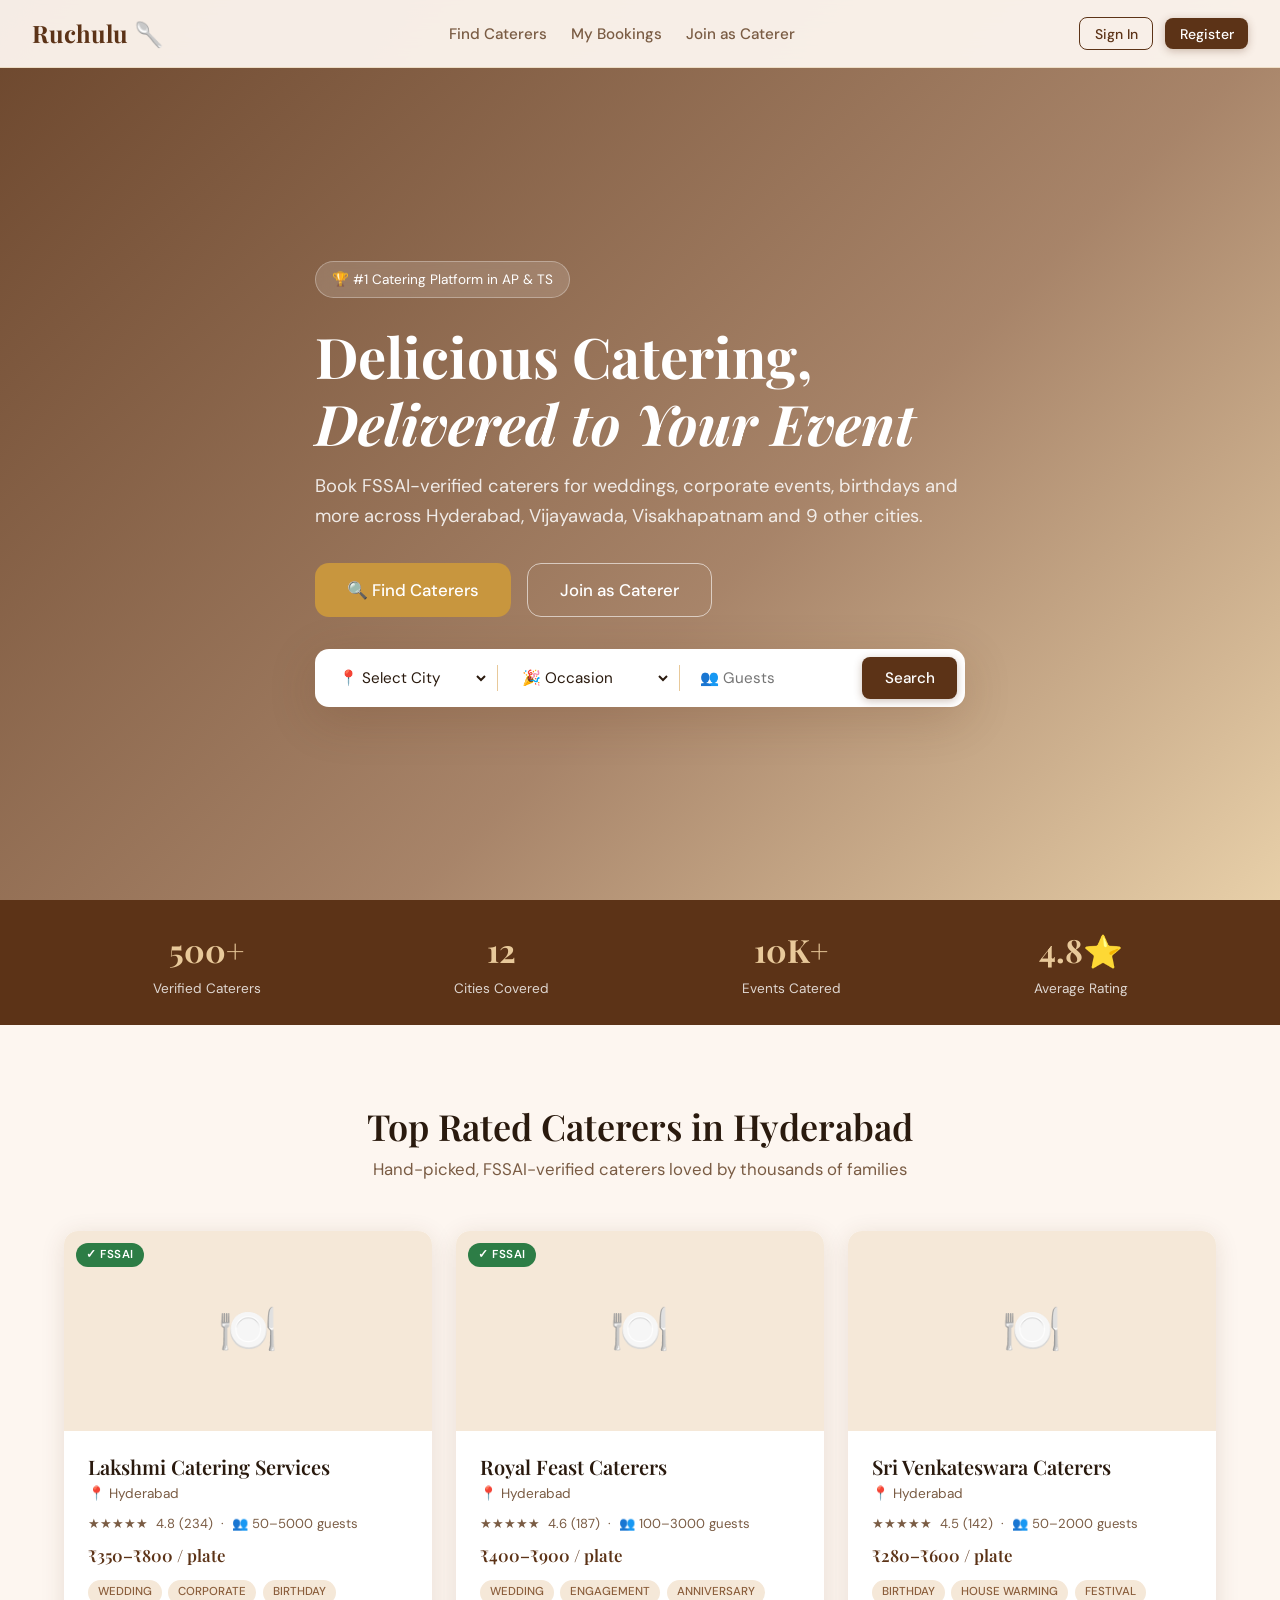
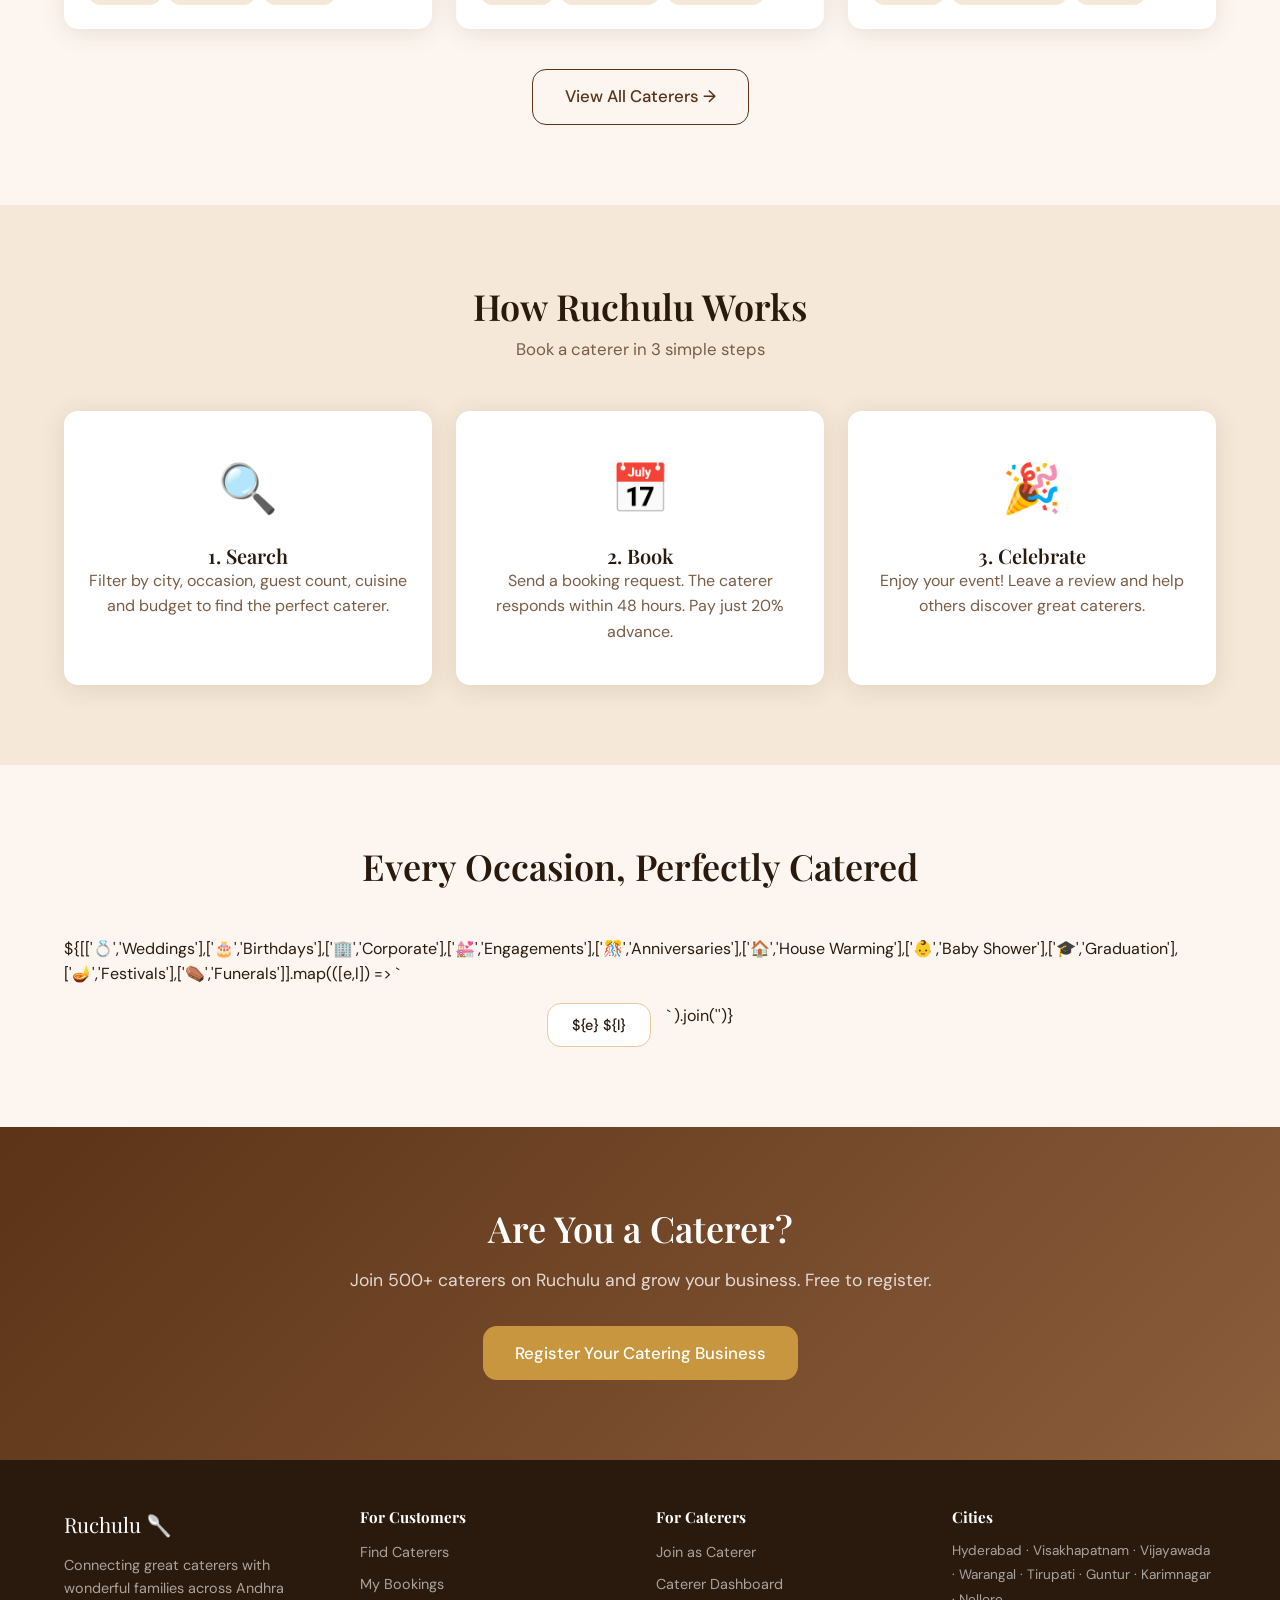
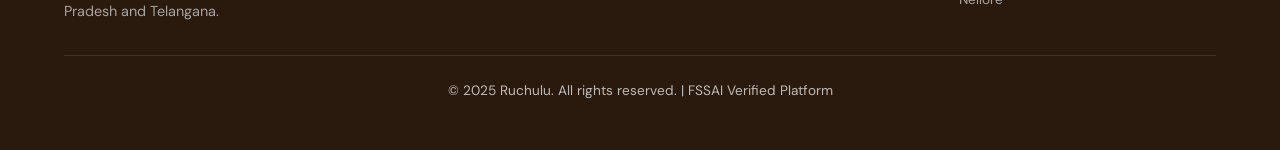
<file: frontend/index.html>
<!DOCTYPE html>
<html lang="en">
<head>
  <meta charset="UTF-8">
  <meta name="viewport" content="width=device-width, initial-scale=1.0">
  <title>Ruchulu 🥄 — Book the Best Caterers in Andhra & Telangana</title>
  <meta name="description" content="Find and book top-rated caterers for weddings, corporate events, birthdays across Hyderabad, Vijayawada, Visakhapatnam and more.">
  <link rel="stylesheet" href="css/style.css">
  <script src="api-config.js"></script>
</head>
<body>

<!-- NAVBAR -->
<nav class="navbar">
  <a href="/" class="nav-brand">Ruchulu 🥄</a>
  <ul class="nav-links" id="nav-links">
    <li><a href="pages/search.html">Find Caterers</a></li>
    <li><a href="pages/dashboard.html">My Bookings</a></li>
    <li><a href="pages/caterer-register.html">Join as Caterer</a></li>
  </ul>
  <div class="nav-auth" id="nav-auth"></div>
  <button class="hamburger" aria-label="Menu">
    <span></span><span></span><span></span>
  </button>
</nav>

<!-- HERO -->
<section class="hero">
  <div class="container">
    <div class="hero-content">
      <div class="hero-badge">🏆 #1 Catering Platform in AP & TS</div>
      <h1>Delicious Catering,<br><em>Delivered to Your Event</em></h1>
      <p class="p" style="color:rgba(255,255,255,.85);font-size:1.15rem;margin-bottom:2rem">
        Book FSSAI-verified caterers for weddings, corporate events, birthdays and more across Hyderabad, Vijayawada, Visakhapatnam and 9 other cities.
      </p>
      <div class="hero-actions">
        <a href="pages/search.html" class="btn btn-gold btn-lg">🔍 Find Caterers</a>
        <button onclick="showModal('modal-register')" class="btn btn-outline btn-lg" style="border-color:rgba(255,255,255,.6);color:#fff">Join as Caterer</button>
      </div>
      <!-- SEARCH BAR -->
      <div class="search-bar">
        <select id="search-city">
          <option value="">📍 Select City</option>
          <option>Hyderabad</option><option>Visakhapatnam</option><option>Vijayawada</option>
          <option>Warangal</option><option>Tirupati</option><option>Guntur</option>
          <option>Karimnagar</option><option>Nellore</option><option>Kurnool</option>
          <option>Nizamabad</option><option>Rajahmundry</option><option>Secunderabad</option>
        </select>
        <div class="search-divider"></div>
        <select id="search-occasion">
          <option value="">🎉 Occasion</option>
          <option value="WEDDING">Wedding</option><option value="BIRTHDAY">Birthday</option>
          <option value="CORPORATE">Corporate</option><option value="ENGAGEMENT">Engagement</option>
          <option value="ANNIVERSARY">Anniversary</option><option value="FESTIVAL">Festival</option>
        </select>
        <div class="search-divider"></div>
        <input type="number" id="search-guests" placeholder="👥 Guests" min="1" max="10000">
        <button class="btn btn-primary" onclick="doSearch()">Search</button>
      </div>
    </div>
  </div>
</section>

<!-- STATS -->
<div class="stats-bar">
  <div class="container">
    <div class="stats-wrap">
      <div class="stat-item"><span class="stat-num">500+</span><span class="stat-lbl">Verified Caterers</span></div>
      <div class="stat-item"><span class="stat-num">12</span><span class="stat-lbl">Cities Covered</span></div>
      <div class="stat-item"><span class="stat-num">10K+</span><span class="stat-lbl">Events Catered</span></div>
      <div class="stat-item"><span class="stat-num">4.8⭐</span><span class="stat-lbl">Average Rating</span></div>
    </div>
  </div>
</div>

<!-- TOP CATERERS -->
<section class="section">
  <div class="container">
    <div class="section-header">
      <h2>Top Rated Caterers in Hyderabad</h2>
      <p>Hand-picked, FSSAI-verified caterers loved by thousands of families</p>
    </div>
    <div class="grid-3" id="top-caterers">
      <div class="loading-wrap"><div class="spinner"></div></div>
    </div>
    <div style="text-align:center;margin-top:2.5rem">
      <a href="pages/search.html" class="btn btn-outline btn-lg">View All Caterers →</a>
    </div>
  </div>
</section>

<!-- HOW IT WORKS -->
<section class="section section-alt">
  <div class="container">
    <div class="section-header">
      <h2>How Ruchulu Works</h2>
      <p>Book a caterer in 3 simple steps</p>
    </div>
    <div class="grid-3">
      <div class="card"><div class="card-body" style="text-align:center;padding:2.5rem 1.5rem">
        <div style="font-size:3rem;margin-bottom:1rem">🔍</div>
        <h3>1. Search</h3>
        <p>Filter by city, occasion, guest count, cuisine and budget to find the perfect caterer.</p>
      </div></div>
      <div class="card"><div class="card-body" style="text-align:center;padding:2.5rem 1.5rem">
        <div style="font-size:3rem;margin-bottom:1rem">📅</div>
        <h3>2. Book</h3>
        <p>Send a booking request. The caterer responds within 48 hours. Pay just 20% advance.</p>
      </div></div>
      <div class="card"><div class="card-body" style="text-align:center;padding:2.5rem 1.5rem">
        <div style="font-size:3rem;margin-bottom:1rem">🎉</div>
        <h3>3. Celebrate</h3>
        <p>Enjoy your event! Leave a review and help others discover great caterers.</p>
      </div></div>
    </div>
  </div>
</section>

<!-- OCCASIONS -->
<section class="section">
  <div class="container">
    <div class="section-header">
      <h2>Every Occasion, Perfectly Catered</h2>
    </div>
    <div style="display:flex;gap:1rem;flex-wrap:wrap;justify-content:center">
      ${[['💍','Weddings'],['🎂','Birthdays'],['🏢','Corporate'],['💒','Engagements'],['🎊','Anniversaries'],['🏠','House Warming'],['👶','Baby Shower'],['🎓','Graduation'],['🪔','Festivals'],['⚰️','Funerals']].map(([e,l]) =>
        `<button onclick="searchOccasion('${l.toUpperCase()}')" style="background:var(--white);border:1.5px solid var(--sand);border-radius:var(--radius);padding:.75rem 1.5rem;cursor:pointer;font-family:'DM Sans',sans-serif;font-size:.9rem;font-weight:500;color:var(--text);transition:var(--transition);display:flex;align-items:center;gap:.5rem"
          onmouseover="this.style.borderColor='var(--brown)';this.style.color='var(--brown)'" 
          onmouseout="this.style.borderColor='var(--sand)';this.style.color='var(--text)'">${e} ${l}</button>`
      ).join('')}
    </div>
  </div>
</section>

<!-- CTA -->
<section class="section" style="background:linear-gradient(135deg,var(--brown) 0%,var(--brown-lt) 100%);text-align:center;padding:5rem 0">
  <div class="container">
    <h2 style="color:#fff;margin-bottom:1rem">Are You a Caterer?</h2>
    <p style="color:rgba(255,255,255,.8);font-size:1.1rem;margin-bottom:2rem">Join 500+ caterers on Ruchulu and grow your business. Free to register.</p>
    <a href="pages/caterer-register.html" class="btn btn-gold btn-lg">Register Your Catering Business</a>
  </div>
</section>

<!-- FOOTER -->
<footer style="background:var(--text);color:rgba(255,255,255,.7);padding:3rem 0">
  <div class="container">
    <div style="display:grid;grid-template-columns:repeat(auto-fit,minmax(200px,1fr));gap:2rem;margin-bottom:2rem">
      <div>
        <div style="font-family:'Playfair Display',serif;font-size:1.3rem;color:#fff;margin-bottom:.75rem">Ruchulu 🥄</div>
        <p style="color:rgba(255,255,255,.6);font-size:.9rem">Connecting great caterers with wonderful families across Andhra Pradesh and Telangana.</p>
      </div>
      <div>
        <h4 style="color:#fff;margin-bottom:.75rem;font-size:.95rem">For Customers</h4>
        <ul style="list-style:none;display:flex;flex-direction:column;gap:.4rem">
          <li><a href="pages/search.html" style="color:rgba(255,255,255,.6);font-size:.9rem">Find Caterers</a></li>
          <li><a href="pages/dashboard.html" style="color:rgba(255,255,255,.6);font-size:.9rem">My Bookings</a></li>
        </ul>
      </div>
      <div>
        <h4 style="color:#fff;margin-bottom:.75rem;font-size:.95rem">For Caterers</h4>
        <ul style="list-style:none;display:flex;flex-direction:column;gap:.4rem">
          <li><a href="pages/caterer-register.html" style="color:rgba(255,255,255,.6);font-size:.9rem">Join as Caterer</a></li>
          <li><a href="pages/caterer-dashboard.html" style="color:rgba(255,255,255,.6);font-size:.9rem">Caterer Dashboard</a></li>
        </ul>
      </div>
      <div>
        <h4 style="color:#fff;margin-bottom:.75rem;font-size:.95rem">Cities</h4>
        <p style="color:rgba(255,255,255,.6);font-size:.85rem;line-height:1.8">Hyderabad · Visakhapatnam · Vijayawada · Warangal · Tirupati · Guntur · Karimnagar · Nellore</p>
      </div>
    </div>
    <div style="border-top:1px solid rgba(255,255,255,.1);padding-top:1.5rem;text-align:center;font-size:.85rem">
      © 2025 Ruchulu. All rights reserved. | FSSAI Verified Platform
    </div>
  </div>
</footer>

<!-- AUTH MODALS -->
<div class="modal-overlay" id="modal-login">
  <div class="modal">
    <div class="modal-header">
      <h3>Welcome Back 🥄</h3>
      <button class="modal-close" onclick="closeModal('modal-login')">×</button>
    </div>
    <div class="modal-body">
      <div id="login-step1">
        <p style="margin-bottom:1.5rem;color:var(--text-lt)">Enter your Gmail to receive a login OTP.</p>
        <div class="form-group">
          <label class="form-label">Email Address</label>
          <input type="email" class="form-control" id="login-email" placeholder="yourname@gmail.com">
          <span class="form-error" id="login-email-err">Please enter a valid Gmail address.</span>
        </div>
        <button class="btn btn-primary" style="width:100%" id="btn-send-otp" onclick="sendLoginOtp()">Send OTP</button>
      </div>
      <div id="login-step2" style="display:none;text-align:center">
        <p style="margin-bottom:.5rem">OTP sent to <strong id="login-email-display"></strong></p>
        <p style="font-size:.85rem;color:var(--text-lt);margin-bottom:1rem">Valid for 10 minutes</p>
        <div class="otp-wrap">
          <input class="otp-input" maxlength="1" type="text" pattern="[0-9]">
          <input class="otp-input" maxlength="1" type="text" pattern="[0-9]">
          <input class="otp-input" maxlength="1" type="text" pattern="[0-9]">
          <input class="otp-input" maxlength="1" type="text" pattern="[0-9]">
          <input class="otp-input" maxlength="1" type="text" pattern="[0-9]">
          <input class="otp-input" maxlength="1" type="text" pattern="[0-9]">
        </div>
        <button class="btn btn-primary" style="width:100%;margin-bottom:.75rem" id="btn-verify-otp" onclick="verifyLoginOtp()">Verify & Sign In</button>
        <button class="btn btn-outline" style="width:100%" onclick="document.getElementById('login-step1').style.display='';document.getElementById('login-step2').style.display='none'">← Change Email</button>
      </div>
    </div>
    <div class="modal-footer" style="justify-content:center">
      <p style="font-size:.875rem;color:var(--text-lt)">New user? <button onclick="closeModal('modal-login');showModal('modal-register')" style="background:none;border:none;color:var(--brown);font-weight:600;cursor:pointer">Register here</button></p>
    </div>
  </div>
</div>

<div class="modal-overlay" id="modal-register">
  <div class="modal">
    <div class="modal-header">
      <h3>Create Your Account</h3>
      <button class="modal-close" onclick="closeModal('modal-register')">×</button>
    </div>
    <div class="modal-body">
      <div style="display:grid;grid-template-columns:1fr 1fr;gap:.75rem">
        <div class="form-group"><label class="form-label">First Name</label><input type="text" class="form-control" id="reg-first" placeholder="Ravi"></div>
        <div class="form-group"><label class="form-label">Last Name</label><input type="text" class="form-control" id="reg-last" placeholder="Kumar"></div>
      </div>
      <div class="form-group"><label class="form-label">Gmail Address</label><input type="email" class="form-control" id="reg-email" placeholder="yourname@gmail.com"></div>
      <div class="form-group"><label class="form-label">Phone Number</label><input type="tel" class="form-control" id="reg-phone" placeholder="9876543210" maxlength="10"></div>
      <div class="form-group">
        <label class="form-label">City</label>
        <select class="form-control" id="reg-city">
          <option value="">Select your city</option>
          <option>Hyderabad</option><option>Visakhapatnam</option><option>Vijayawada</option>
          <option>Warangal</option><option>Tirupati</option><option>Guntur</option>
          <option>Karimnagar</option><option>Nellore</option><option>Kurnool</option>
          <option>Nizamabad</option><option>Rajahmundry</option><option>Secunderabad</option>
        </select>
      </div>
      <div class="form-group">
        <label class="form-label">Password (min 8 chars, 1 uppercase, 1 number, 1 special)</label>
        <input type="password" class="form-control" id="reg-password" placeholder="••••••••">
      </div>
      <div class="form-group">
        <label class="form-label">I want to</label>
        <select class="form-control" id="reg-role">
          <option value="CUSTOMER">Book caterers for my events</option>
          <option value="CATERER">Offer my catering services</option>
        </select>
      </div>
      <button class="btn btn-primary" style="width:100%" id="btn-register" onclick="doRegister()">Create Account</button>
    </div>
    <div class="modal-footer" style="justify-content:center">
      <p style="font-size:.875rem;color:var(--text-lt)">Already have an account? <button onclick="closeModal('modal-register');showModal('modal-login')" style="background:none;border:none;color:var(--brown);font-weight:600;cursor:pointer">Sign in</button></p>
    </div>
  </div>
</div>

<div class="toast-container"></div>

<script src="api-config.js"></script>
<script src="js/api.js"></script>
<script>
async function loadTopCaterers() {
  try {
    const data = await API.topRated('Hyderabad');
    const list = data.data || data || [];
    const container = document.getElementById('top-caterers');
    if (!list.length) {
      container.innerHTML = `<div class="empty-state" style="grid-column:1/-1"><span class="empty-icon">🍽️</span><h3>No caterers yet</h3><p>Be the first to register!</p></div>`;
      return;
    }
    container.innerHTML = list.slice(0,6).map(renderCatererCard).join('');
  } catch (e) {
    // Show sample cards if backend not running
    document.getElementById('top-caterers').innerHTML = [
      {id:'cat-001',businessName:'Lakshmi Catering Services',city:'Hyderabad',averageRating:4.8,totalReviews:234,minGuests:50,maxGuests:5000,minPricePerPlate:350,maxPricePerPlate:800,fssaiVerified:true,occasions:['WEDDING','CORPORATE','BIRTHDAY']},
      {id:'cat-002',businessName:'Royal Feast Caterers',city:'Hyderabad',averageRating:4.6,totalReviews:187,minGuests:100,maxGuests:3000,minPricePerPlate:400,maxPricePerPlate:900,fssaiVerified:true,occasions:['WEDDING','ENGAGEMENT','ANNIVERSARY']},
      {id:'cat-003',businessName:'Sri Venkateswara Caterers',city:'Hyderabad',averageRating:4.5,totalReviews:142,minGuests:50,maxGuests:2000,minPricePerPlate:280,maxPricePerPlate:600,fssaiVerified:false,occasions:['BIRTHDAY','HOUSE_WARMING','FESTIVAL']},
    ].map(renderCatererCard).join('');
  }
}

function doSearch() {
  const city = document.getElementById('search-city').value;
  const occasion = document.getElementById('search-occasion').value;
  const guests = document.getElementById('search-guests').value;
  const params = new URLSearchParams();
  if (city) params.set('city', city);
  if (occasion) params.set('occasion', occasion);
  if (guests) params.set('guestCount', guests);
  window.location.href = `pages/search.html?${params}`;
}

function searchOccasion(occ) {
  window.location.href = `pages/search.html?occasion=${occ}`;
}

// ── Login flow ────────────────────────────────────────────
async function sendLoginOtp() {
  const email = document.getElementById('login-email').value.trim();
  if (!email.endsWith('@gmail.com')) {
    document.getElementById('login-email-err').classList.add('show'); return;
  }
  document.getElementById('login-email-err').classList.remove('show');
  const btn = document.getElementById('btn-send-otp');
  setLoading(btn, true);
  try {
    await API.requestOtp({ email, purpose: 'LOGIN' });
    document.getElementById('login-email-display').textContent = email;
    document.getElementById('login-step1').style.display = 'none';
    document.getElementById('login-step2').style.display = '';
    initOtpInputs();
    toast('OTP sent to ' + email, 'success');
  } catch (e) {
    toast(e.message || 'Failed to send OTP', 'error');
  } finally { setLoading(btn, false); }
}

async function verifyLoginOtp() {
  const email = document.getElementById('login-email').value.trim();
  const otp = getOtpValue();
  if (otp.length < 6) { toast('Enter the 6-digit OTP', 'error'); return; }
  const btn = document.getElementById('btn-verify-otp');
  setLoading(btn, true);
  try {
    const res = await API.verifyOtp({ email, otp, purpose: 'LOGIN' });
    Auth.setToken(res.token || res.data?.token);
    Auth.setUser(res.user || res.data?.user);
    toast('Signed in successfully! Welcome back 🎉', 'success');
    closeModal('modal-login');
    setTimeout(() => window.location.reload(), 800);
  } catch (e) {
    toast(e.message || 'Invalid OTP', 'error');
  } finally { setLoading(btn, false); }
}

// ── Register flow ─────────────────────────────────────────
async function doRegister() {
  const fields = {
    firstName: document.getElementById('reg-first').value.trim(),
    lastName:  document.getElementById('reg-last').value.trim(),
    email:     document.getElementById('reg-email').value.trim(),
    phone:     document.getElementById('reg-phone').value.trim(),
    city:      document.getElementById('reg-city').value,
    password:  document.getElementById('reg-password').value,
    role:      document.getElementById('reg-role').value,
  };
  if (!fields.firstName || !fields.email || !fields.phone || !fields.city || !fields.password) {
    toast('Please fill in all fields.', 'error'); return;
  }
  if (!fields.email.endsWith('@gmail.com')) {
    toast('Only Gmail addresses are accepted.', 'error'); return;
  }
  const btn = document.getElementById('btn-register');
  setLoading(btn, true);
  try {
    const res = await API.register(fields);
    Auth.setToken(res.token || res.data?.token);
    Auth.setUser(res.user || res.data?.user);
    toast('Account created! Welcome to Ruchulu 🥄', 'success');
    closeModal('modal-register');
    setTimeout(() => window.location.reload(), 800);
  } catch (e) {
    toast(e.message || 'Registration failed', 'error');
  } finally { setLoading(btn, false); }
}

loadTopCaterers();
</script>
</body>
</html>
</file>
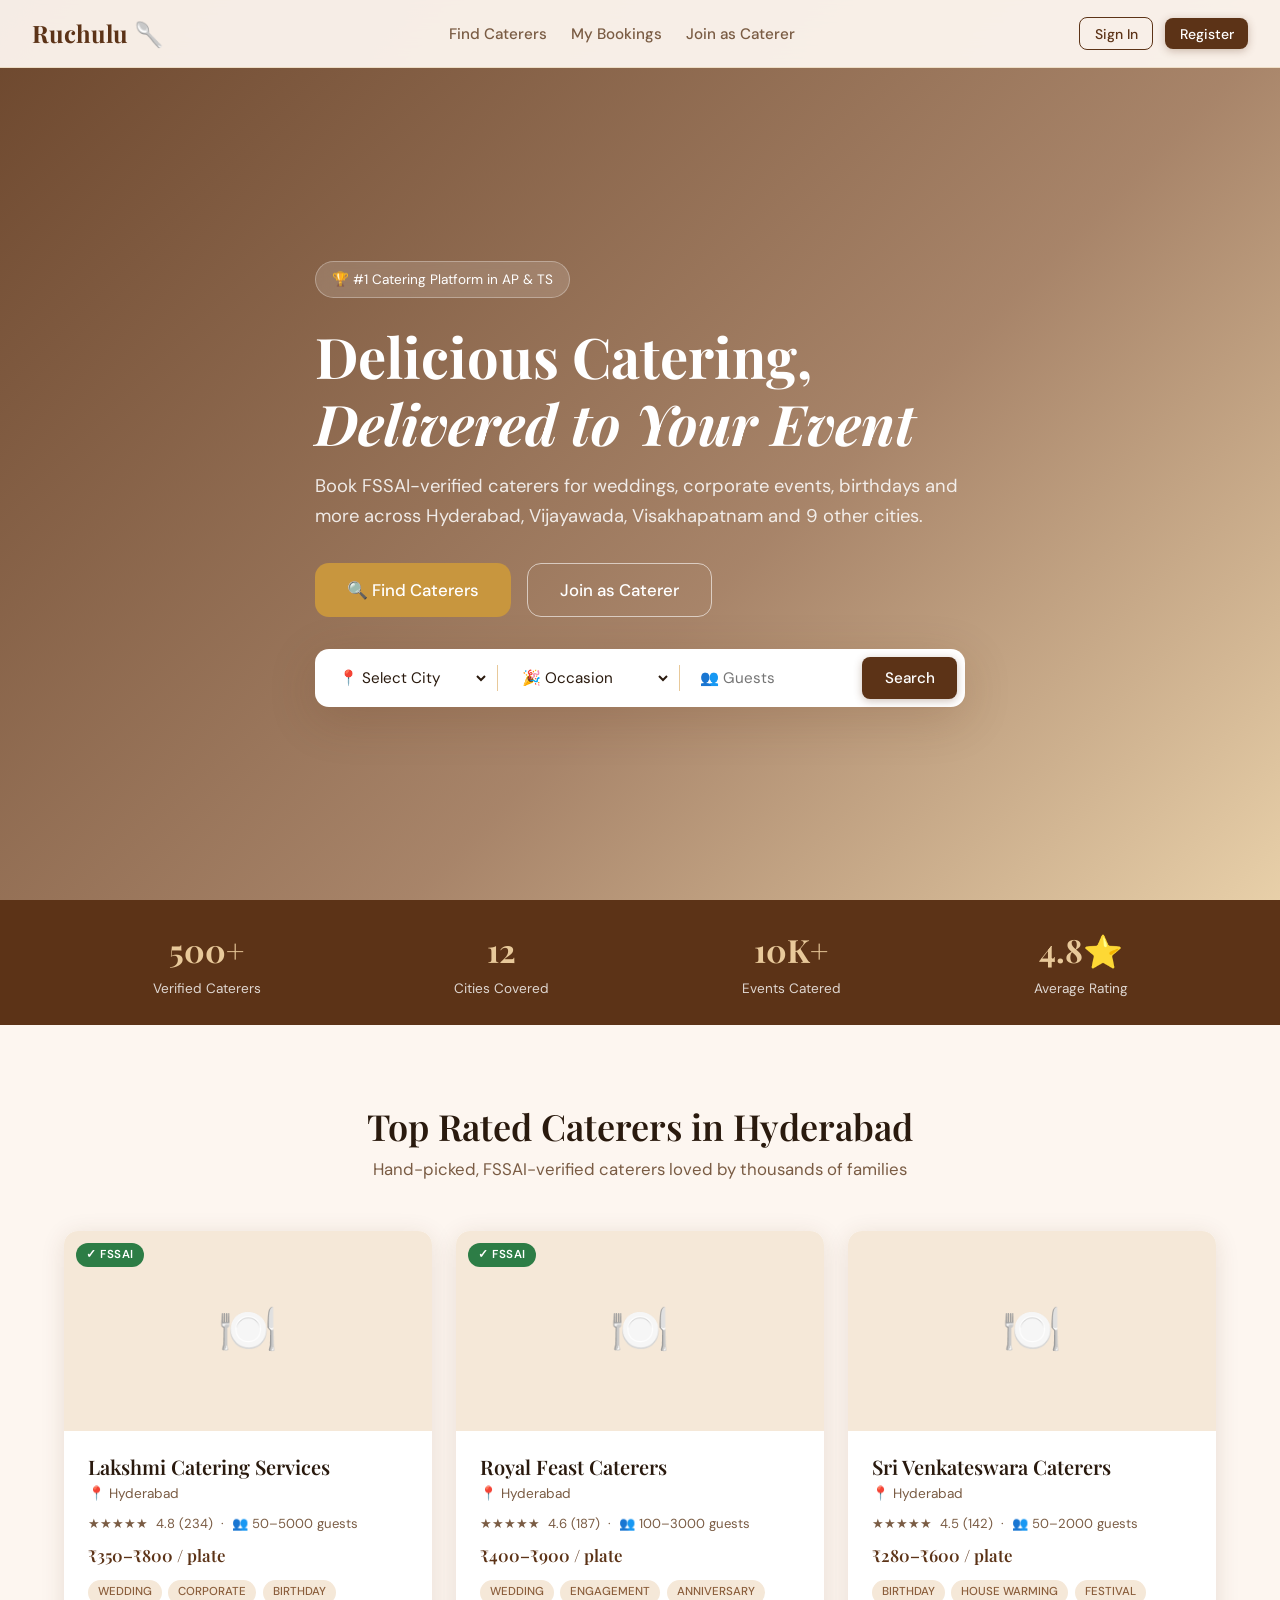
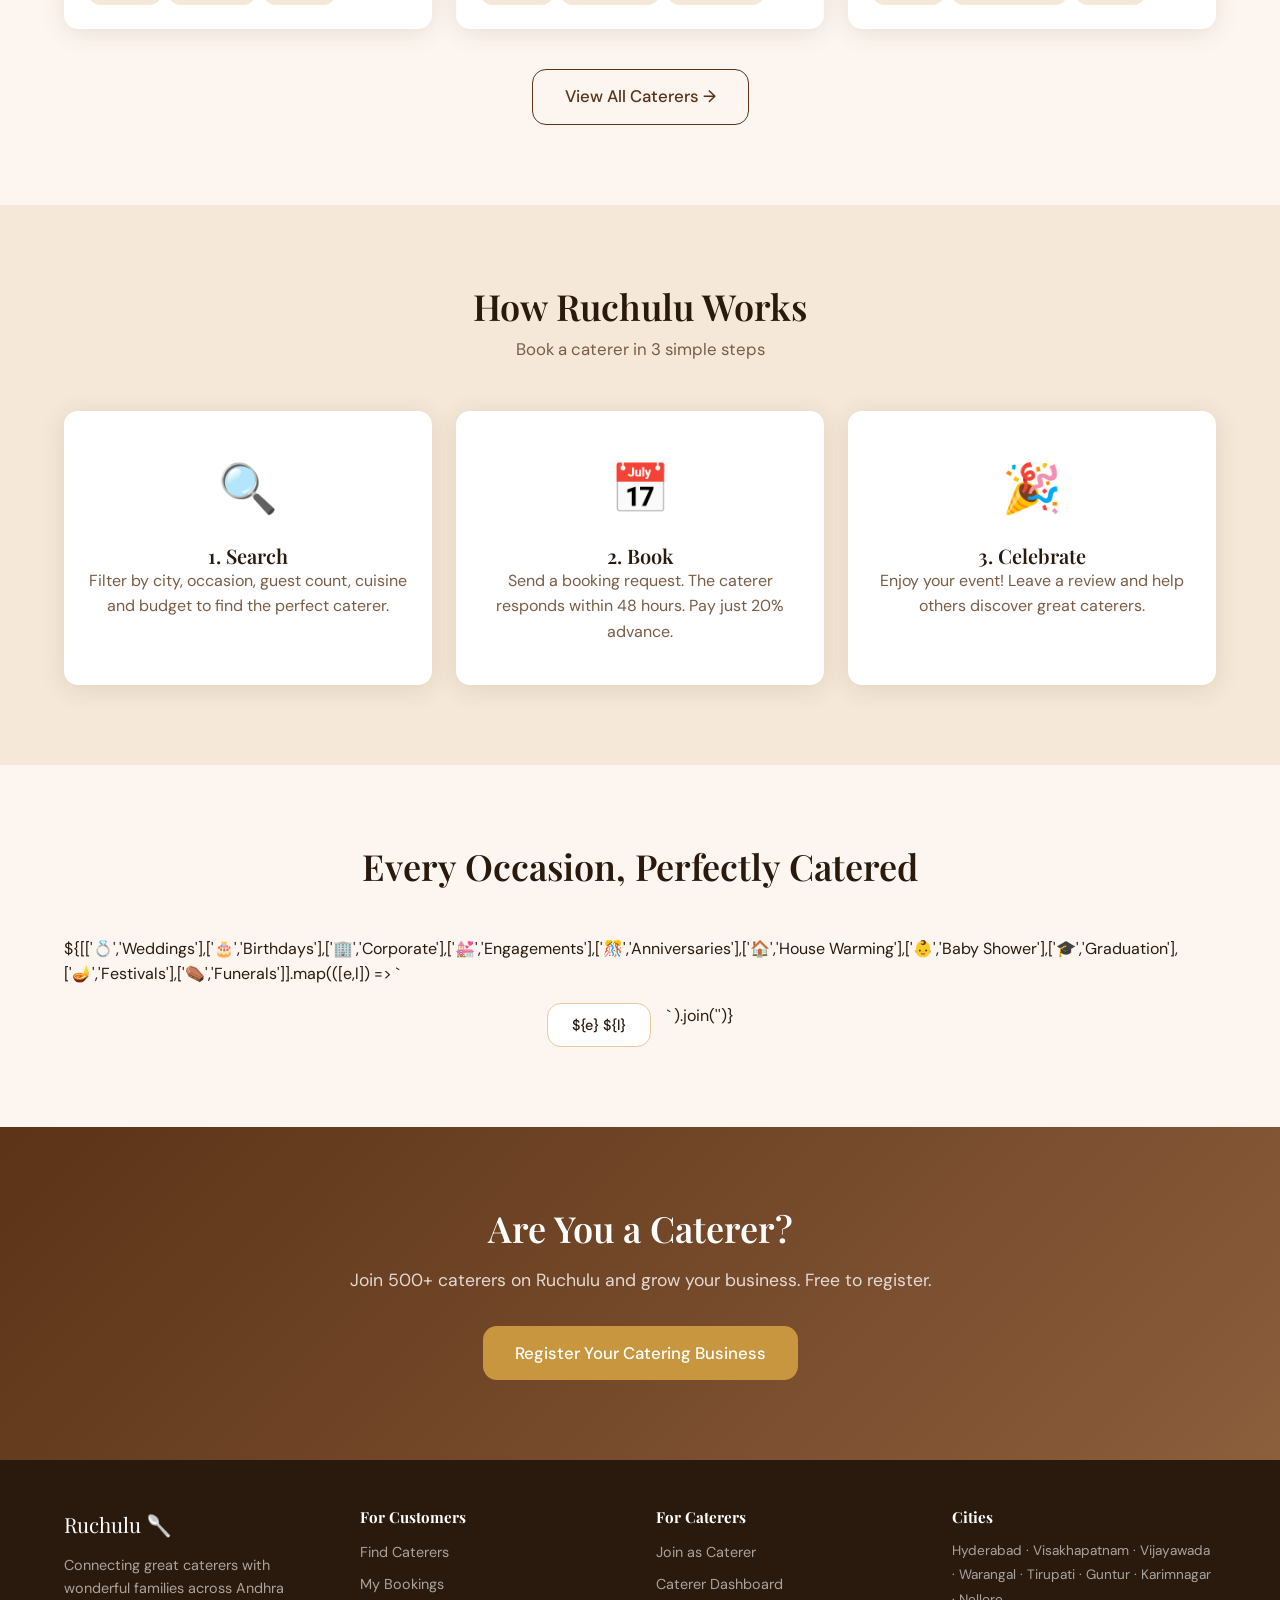
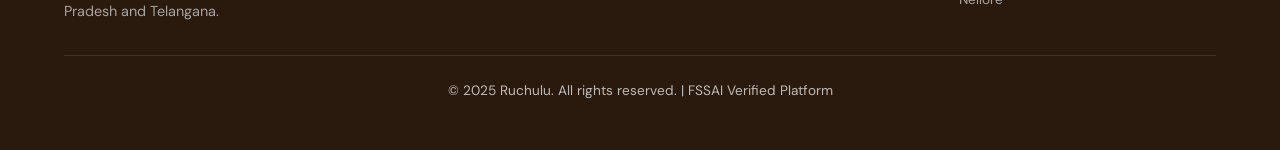
<file: frontend/pages/caterer-dashboard.html>
<!DOCTYPE html>
<html lang="en">
<head>
  <meta charset="UTF-8">
  <meta name="viewport" content="width=device-width, initial-scale=1.0">
  <title>Caterer Dashboard — Ruchulu 🥄</title>
  <link rel="stylesheet" href="../css/style.css">
</head>
<body>
<nav class="navbar">
  <a href="../index.html" class="nav-brand">Ruchulu 🥄</a>
  <ul class="nav-links" id="nav-links">
    <li><a href="caterer-dashboard.html" style="color:var(--brown)">Dashboard</a></li>
    <li><a href="caterer-profile.html">My Profile</a></li>
  </ul>
  <div class="nav-auth" id="nav-auth"></div>
  <button class="hamburger"><span></span><span></span><span></span></button>
</nav>

<div class="page-header">
  <div class="container">
    <h1 id="caterer-title">Caterer Dashboard</h1>
    <p>Manage your bookings and catering business</p>
  </div>
</div>

<section class="section" style="padding-top:2rem">
  <div class="container">

    <!-- Stats -->
    <div class="grid-2" style="grid-template-columns:repeat(auto-fill,minmax(160px,1fr));margin-bottom:2rem">
      <div class="card"><div class="card-body" style="text-align:center">
        <div style="font-size:2rem;font-family:'Playfair Display',serif;color:var(--gold)" id="s-pending">—</div>
        <div style="font-size:.85rem;color:var(--text-lt)">New Requests</div>
      </div></div>
      <div class="card"><div class="card-body" style="text-align:center">
        <div style="font-size:2rem;font-family:'Playfair Display',serif;color:var(--success)" id="s-confirmed">—</div>
        <div style="font-size:.85rem;color:var(--text-lt)">Confirmed</div>
      </div></div>
      <div class="card"><div class="card-body" style="text-align:center">
        <div style="font-size:2rem;font-family:'Playfair Display',serif;color:var(--brown)" id="s-completed">—</div>
        <div style="font-size:.85rem;color:var(--text-lt)">Completed</div>
      </div></div>
      <div class="card"><div class="card-body" style="text-align:center">
        <div style="font-size:2rem;font-family:'Playfair Display',serif;color:var(--brown)" id="s-revenue">—</div>
        <div style="font-size:.85rem;color:var(--text-lt)">Total Revenue</div>
      </div></div>
    </div>

    <!-- Incoming Bookings -->
    <div class="tabs">
      <button class="tab-btn active" onclick="loadBookings('PENDING')">New Requests</button>
      <button class="tab-btn" onclick="loadBookings('CONFIRMED')">Confirmed</button>
      <button class="tab-btn" onclick="loadBookings('IN_PROGRESS')">In Progress</button>
      <button class="tab-btn" onclick="loadBookings('COMPLETED')">Completed</button>
      <button class="tab-btn" onclick="loadBookings('')">All</button>
    </div>
    <div id="bookings-list"><div class="loading-wrap"><div class="spinner"></div></div></div>
  </div>
</section>

<!-- BOOKING ACTION MODAL -->
<div class="modal-overlay" id="modal-action">
  <div class="modal" style="max-width:520px">
    <div class="modal-header">
      <h3 id="action-title">Booking Request</h3>
      <button class="modal-close" onclick="closeModal('modal-action')">×</button>
    </div>
    <div class="modal-body" id="action-body"></div>
    <div class="modal-footer" id="action-footer"></div>
  </div>
</div>

<div class="toast-container"></div>
<script src="../api-config.js"></script>
<script src="../js/api.js"></script>
<script>
let selectedId = null;
let selectedStatus = null;

async function init() {
  if (!Auth.isLoggedIn()) {
    window.location.href = '../index.html'; return;
  }
  loadBookings('PENDING');
  loadStats();
}

async function loadStats() {
  try {
    const res = await API.getCatBookings('');
    const all = res.data?.content || res.data || res || [];
    document.getElementById('s-pending').textContent   = all.filter(b=>b.status==='PENDING').length;
    document.getElementById('s-confirmed').textContent = all.filter(b=>b.status==='CONFIRMED').length;
    document.getElementById('s-completed').textContent = all.filter(b=>b.status==='COMPLETED').length;
    const rev = all.filter(b=>b.status==='COMPLETED').reduce((s,b)=>s+(b.totalAmount||0),0);
    document.getElementById('s-revenue').textContent   = '₹'+Math.round(rev/1000)+'K';
  } catch {
    document.getElementById('s-pending').textContent='2';
    document.getElementById('s-confirmed').textContent='3';
    document.getElementById('s-completed').textContent='12';
    document.getElementById('s-revenue').textContent='₹85K';
  }
}

async function loadBookings(status) {
  document.querySelectorAll('.tab-btn').forEach(b=>b.classList.remove('active'));
  event?.target?.classList?.add('active');
  document.getElementById('bookings-list').innerHTML='<div class="loading-wrap"><div class="spinner"></div></div>';
  try {
    const res = await API.getCatBookings(status);
    const bookings = res.data?.content || res.data || res || [];
    renderBookings(bookings, status);
  } catch {
    // Demo
    renderBookings([
      {id:'bk-001',customerName:'Ravi Kumar',customerPhone:'9876543210',occasion:'WEDDING',eventDate:'2025-12-20',eventCity:'Hyderabad',guestCount:500,totalAmount:175000,advanceAmount:35000,status:'PENDING',paymentStatus:'UNPAID',createdAt:'2025-11-01',specialRequests:'No pork. Need 5 servers.'},
      {id:'bk-002',customerName:'Priya Sharma',customerPhone:'9876543211',occasion:'BIRTHDAY',eventDate:'2025-12-28',eventCity:'Hyderabad',guestCount:100,totalAmount:45000,advanceAmount:9000,status:'PENDING',paymentStatus:'UNPAID',createdAt:'2025-11-10'},
    ], status);
  }
}

function renderBookings(bookings, status) {
  const el = document.getElementById('bookings-list');
  if (!bookings.length) {
    el.innerHTML=`<div class="empty-state"><span class="empty-icon">📭</span><h3>No ${status||''} bookings</h3></div>`; return;
  }
  el.innerHTML = bookings.map(b => `
    <div class="card" style="margin-bottom:1rem">
      <div class="card-body" style="padding:1.25rem">
        <div style="display:flex;justify-content:space-between;align-items:start;flex-wrap:wrap;gap:1rem">
          <div>
            <div style="display:flex;align-items:center;gap:.75rem;margin-bottom:.5rem">
              <h3 style="font-size:1rem;margin:0">${b.customerName}</h3>
              ${statusBadge(b.status)}
            </div>
            <div style="display:flex;gap:1.5rem;flex-wrap:wrap;margin-bottom:.75rem">
              <span style="font-size:.85rem;color:var(--text-lt)">🎉 ${b.occasion?.replace(/_/g,' ')}</span>
              <span style="font-size:.85rem;color:var(--text-lt)">📅 ${formatDate(b.eventDate)}</span>
              <span style="font-size:.85rem;color:var(--text-lt)">📍 ${b.eventCity}</span>
              <span style="font-size:.85rem;color:var(--text-lt)">👥 ${b.guestCount} guests</span>
              <span style="font-size:.85rem;color:var(--text-lt)">📞 ${b.customerPhone||'—'}</span>
            </div>
            ${b.specialRequests?`<div style="font-size:.85rem;background:var(--cream-dk);padding:.5rem .75rem;border-radius:var(--radius-sm)">📝 ${b.specialRequests}</div>`:''}
          </div>
          <div style="text-align:right">
            <div style="font-family:'Playfair Display',serif;font-size:1.15rem;color:var(--brown);font-weight:600">${formatCurrency(b.totalAmount)}</div>
            <div style="font-size:.78rem;color:var(--text-lt);margin-bottom:.75rem">${b.paymentStatus?.replace(/_/g,' ')}</div>
            ${b.status==='PENDING' ? `
              <div style="display:flex;gap:.5rem;flex-wrap:wrap;justify-content:flex-end">
                <button class="btn btn-success btn-sm" onclick="openAction('${b.id}','confirm')">✅ Confirm</button>
                <button class="btn btn-danger btn-sm" onclick="openAction('${b.id}','reject')">❌ Reject</button>
              </div>` : ''}
            ${b.status==='CONFIRMED' ? `<button class="btn btn-primary btn-sm" onclick="openAction('${b.id}','complete')">🎉 Mark Complete</button>` : ''}
            ${b.status==='IN_PROGRESS' ? `<button class="btn btn-primary btn-sm" onclick="openAction('${b.id}','complete')">✅ Mark Completed</button>` : ''}
          </div>
        </div>
      </div>
    </div>`).join('');
}

function openAction(id, action) {
  selectedId = id; selectedStatus = action;
  const titles = { confirm:'Confirm Booking', reject:'Reject Booking', complete:'Mark as Completed' };
  document.getElementById('action-title').textContent = titles[action];

  if (action === 'confirm') {
    document.getElementById('action-body').innerHTML = `
      <p style="margin-bottom:1rem">Confirm this booking? The customer will be notified immediately.</p>
      <div class="form-group"><label class="form-label">Notes for customer (optional)</label>
      <textarea class="form-control" id="action-notes" rows="3" placeholder="Any instructions or notes for the customer..."></textarea></div>`;
    document.getElementById('action-footer').innerHTML = `
      <button class="btn btn-outline" onclick="closeModal('modal-action')">Cancel</button>
      <button class="btn btn-success" onclick="doAction()">✅ Confirm Booking</button>`;
  } else if (action === 'reject') {
    document.getElementById('action-body').innerHTML = `
      <p style="margin-bottom:1rem;color:var(--danger)">Reject this booking? The customer will be notified.</p>
      <div class="form-group"><label class="form-label">Reason for rejection *</label>
      <textarea class="form-control" id="action-notes" rows="3" placeholder="e.g. Date unavailable, outside service area..."></textarea></div>`;
    document.getElementById('action-footer').innerHTML = `
      <button class="btn btn-outline" onclick="closeModal('modal-action')">Cancel</button>
      <button class="btn btn-danger" onclick="doAction()">❌ Reject Booking</button>`;
  } else if (action === 'complete') {
    document.getElementById('action-body').innerHTML = `<p>Mark this event as completed? This will unlock the customer's review.</p>`;
    document.getElementById('action-footer').innerHTML = `
      <button class="btn btn-outline" onclick="closeModal('modal-action')">Cancel</button>
      <button class="btn btn-primary" onclick="doAction()">🎉 Mark Completed</button>`;
  }
  showModal('modal-action');
}

async function doAction() {
  const notes = document.getElementById('action-notes')?.value?.trim() || '';
  const btn = document.querySelector('#action-footer .btn:last-child');
  setLoading(btn, true);
  try {
    if (selectedStatus === 'confirm')   await API.confirmBooking(selectedId, notes);
    if (selectedStatus === 'reject')    await API.rejectBooking(selectedId, notes);
    if (selectedStatus === 'complete')  await API.completeBooking(selectedId);
    toast('Done! Booking updated and customer notified. 🎉', 'success');
    closeModal('modal-action');
    loadBookings('PENDING');
    loadStats();
  } catch (e) {
    toast(e.message || 'Action failed.', 'error');
  } finally { setLoading(btn, false); }
}

init();
</script>
</body>
</html>
</file>
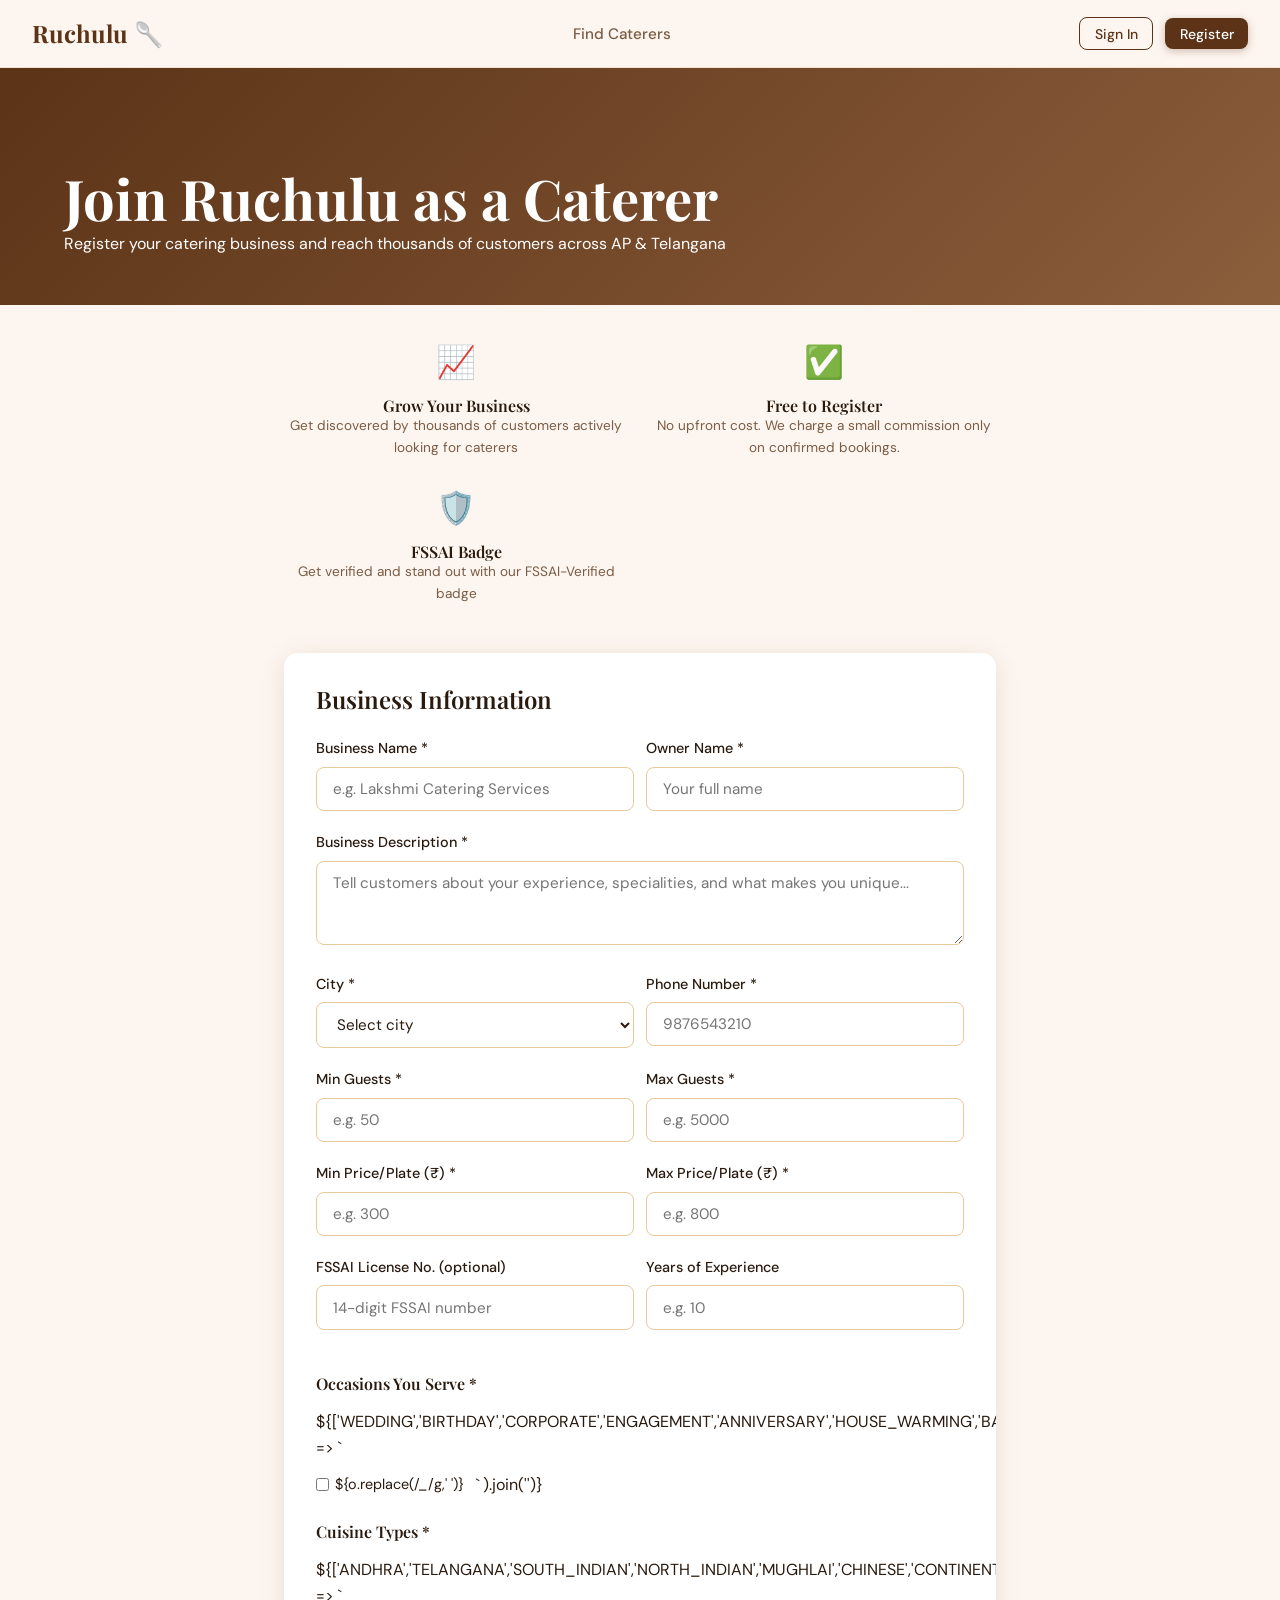
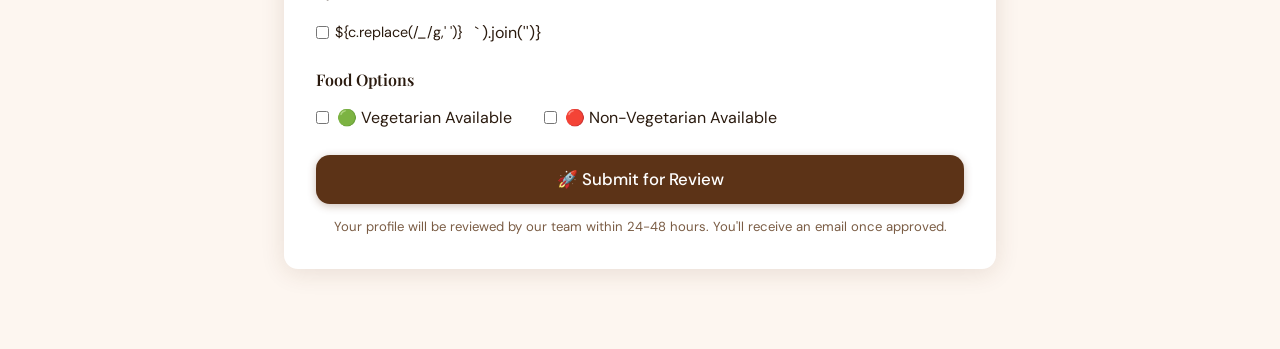
<file: frontend/pages/caterer-register.html>
<!DOCTYPE html>
<html lang="en">
<head>
  <meta charset="UTF-8">
  <meta name="viewport" content="width=device-width, initial-scale=1.0">
  <title>Register Your Catering Business — Ruchulu 🥄</title>
  <link rel="stylesheet" href="../css/style.css">
</head>
<body>
<nav class="navbar">
  <a href="../index.html" class="nav-brand">Ruchulu 🥄</a>
  <ul class="nav-links" id="nav-links">
    <li><a href="search.html">Find Caterers</a></li>
  </ul>
  <div class="nav-auth" id="nav-auth"></div>
  <button class="hamburger"><span></span><span></span><span></span></button>
</nav>

<div class="page-header">
  <div class="container">
    <h1>Join Ruchulu as a Caterer</h1>
    <p>Register your catering business and reach thousands of customers across AP & Telangana</p>
  </div>
</div>

<section class="section" style="padding-top:2rem">
  <div class="container" style="max-width:760px">

    <!-- Benefits -->
    <div class="grid-3" style="margin-bottom:3rem">
      <div style="text-align:center"><div style="font-size:2rem;margin-bottom:.5rem">📈</div><h3 style="font-size:1rem">Grow Your Business</h3><p style="font-size:.85rem">Get discovered by thousands of customers actively looking for caterers</p></div>
      <div style="text-align:center"><div style="font-size:2rem;margin-bottom:.5rem">✅</div><h3 style="font-size:1rem">Free to Register</h3><p style="font-size:.85rem">No upfront cost. We charge a small commission only on confirmed bookings.</p></div>
      <div style="text-align:center"><div style="font-size:2rem;margin-bottom:.5rem">🛡️</div><h3 style="font-size:1rem">FSSAI Badge</h3><p style="font-size:.85rem">Get verified and stand out with our FSSAI-Verified badge</p></div>
    </div>

    <div class="card">
      <div class="card-body" style="padding:2rem">
        <h2 style="margin-bottom:1.5rem;font-size:1.5rem">Business Information</h2>

        <div style="display:grid;grid-template-columns:1fr 1fr;gap:.75rem">
          <div class="form-group"><label class="form-label">Business Name *</label><input type="text" class="form-control" id="c-name" placeholder="e.g. Lakshmi Catering Services"></div>
          <div class="form-group"><label class="form-label">Owner Name *</label><input type="text" class="form-control" id="c-owner" placeholder="Your full name"></div>
        </div>

        <div class="form-group"><label class="form-label">Business Description *</label><textarea class="form-control" id="c-desc" rows="3" placeholder="Tell customers about your experience, specialities, and what makes you unique..."></textarea></div>

        <div style="display:grid;grid-template-columns:1fr 1fr;gap:.75rem">
          <div class="form-group"><label class="form-label">City *</label>
            <select class="form-control" id="c-city">
              <option value="">Select city</option>
              <option>Hyderabad</option><option>Visakhapatnam</option><option>Vijayawada</option>
              <option>Warangal</option><option>Tirupati</option><option>Guntur</option>
              <option>Karimnagar</option><option>Nellore</option><option>Kurnool</option>
              <option>Nizamabad</option><option>Rajahmundry</option><option>Secunderabad</option>
            </select>
          </div>
          <div class="form-group"><label class="form-label">Phone Number *</label><input type="tel" class="form-control" id="c-phone" placeholder="9876543210" maxlength="10"></div>
        </div>

        <div style="display:grid;grid-template-columns:1fr 1fr;gap:.75rem">
          <div class="form-group"><label class="form-label">Min Guests *</label><input type="number" class="form-control" id="c-min-guests" placeholder="e.g. 50" min="1"></div>
          <div class="form-group"><label class="form-label">Max Guests *</label><input type="number" class="form-control" id="c-max-guests" placeholder="e.g. 5000" max="10000"></div>
        </div>

        <div style="display:grid;grid-template-columns:1fr 1fr;gap:.75rem">
          <div class="form-group"><label class="form-label">Min Price/Plate (₹) *</label><input type="number" class="form-control" id="c-min-price" placeholder="e.g. 300" min="50"></div>
          <div class="form-group"><label class="form-label">Max Price/Plate (₹) *</label><input type="number" class="form-control" id="c-max-price" placeholder="e.g. 800"></div>
        </div>

        <div style="display:grid;grid-template-columns:1fr 1fr;gap:.75rem">
          <div class="form-group"><label class="form-label">FSSAI License No. (optional)</label><input type="text" class="form-control" id="c-fssai" placeholder="14-digit FSSAI number" maxlength="14"></div>
          <div class="form-group"><label class="form-label">Years of Experience</label><input type="number" class="form-control" id="c-exp" placeholder="e.g. 10" min="0" max="100"></div>
        </div>

        <h3 style="margin:1.5rem 0 1rem;font-size:1rem">Occasions You Serve *</h3>
        <div style="display:flex;flex-wrap:wrap;gap:.75rem;margin-bottom:1.5rem">
          ${['WEDDING','BIRTHDAY','CORPORATE','ENGAGEMENT','ANNIVERSARY','HOUSE_WARMING','BABY_SHOWER','GRADUATION','FESTIVAL','FUNERAL','THREAD_CEREMONY','OTHER'].map(o =>
            `<label style="display:flex;align-items:center;gap:.4rem;font-size:.9rem;cursor:pointer"><input type="checkbox" name="occasions" value="${o}" style="accent-color:var(--brown)"> ${o.replace(/_/g,' ')}</label>`
          ).join('')}
        </div>

        <h3 style="margin:0 0 1rem;font-size:1rem">Cuisine Types *</h3>
        <div style="display:flex;flex-wrap:wrap;gap:.75rem;margin-bottom:1.5rem">
          ${['ANDHRA','TELANGANA','SOUTH_INDIAN','NORTH_INDIAN','MUGHLAI','CHINESE','CONTINENTAL','INDO_CHINESE','BIRYANI','STREET_FOOD'].map(c =>
            `<label style="display:flex;align-items:center;gap:.4rem;font-size:.9rem;cursor:pointer"><input type="checkbox" name="cuisines" value="${c}" style="accent-color:var(--brown)"> ${c.replace(/_/g,' ')}</label>`
          ).join('')}
        </div>

        <h3 style="margin:0 0 1rem;font-size:1rem">Food Options</h3>
        <div style="display:flex;gap:2rem;margin-bottom:1.5rem">
          <label style="display:flex;align-items:center;gap:.5rem;cursor:pointer"><input type="checkbox" id="c-veg" style="accent-color:var(--brown)"> 🟢 Vegetarian Available</label>
          <label style="display:flex;align-items:center;gap:.5rem;cursor:pointer"><input type="checkbox" id="c-nonveg" style="accent-color:var(--brown)"> 🔴 Non-Vegetarian Available</label>
        </div>

        <button class="btn btn-primary btn-lg" style="width:100%" id="btn-submit" onclick="submitRegistration()">
          🚀 Submit for Review
        </button>
        <p style="font-size:.82rem;color:var(--text-lt);text-align:center;margin-top:.75rem">
          Your profile will be reviewed by our team within 24-48 hours. You'll receive an email once approved.
        </p>
      </div>
    </div>
  </div>
</section>

<div class="toast-container"></div>
<script src="../api-config.js"></script>
<script src="../js/api.js"></script>
<script>
async function submitRegistration() {
  if (!Auth.isLoggedIn()) {
    toast('Please sign in first to register as a caterer.', 'error');
    setTimeout(() => window.location.href = '../index.html', 1500); return;
  }

  const occasions = [...document.querySelectorAll('input[name="occasions"]:checked')].map(i=>i.value);
  const cuisines  = [...document.querySelectorAll('input[name="cuisines"]:checked')].map(i=>i.value);

  const data = {
    businessName:      document.getElementById('c-name').value.trim(),
    ownerName:         document.getElementById('c-owner').value.trim(),
    description:       document.getElementById('c-desc').value.trim(),
    city:              document.getElementById('c-city').value,
    phone:             document.getElementById('c-phone').value.trim(),
    minGuests:         parseInt(document.getElementById('c-min-guests').value),
    maxGuests:         parseInt(document.getElementById('c-max-guests').value),
    minPricePerPlate:  parseFloat(document.getElementById('c-min-price').value),
    maxPricePerPlate:  parseFloat(document.getElementById('c-max-price').value),
    fssaiLicenseNo:    document.getElementById('c-fssai').value.trim(),
    yearsExperience:   parseInt(document.getElementById('c-exp').value) || 0,
    vegetarianAvailable:    document.getElementById('c-veg').checked,
    nonVegetarianAvailable: document.getElementById('c-nonveg').checked,
    occasions, cuisines,
  };

  if (!data.businessName || !data.city || !data.minGuests || !data.maxGuests || !occasions.length || !cuisines.length) {
    toast('Please fill in all required fields and select at least one occasion and cuisine.', 'error'); return;
  }

  const btn = document.getElementById('btn-submit');
  setLoading(btn, true);
  try {
    await API.registerCaterer(data);
    toast('Profile submitted! Our team will review it within 48 hours. 🎉', 'success');
    setTimeout(() => window.location.href = 'caterer-dashboard.html', 2500);
  } catch (e) {
    toast(e.message || 'Submission failed. Please try again.', 'error');
  } finally { setLoading(btn, false); }
}
</script>
</body>
</html>
</file>
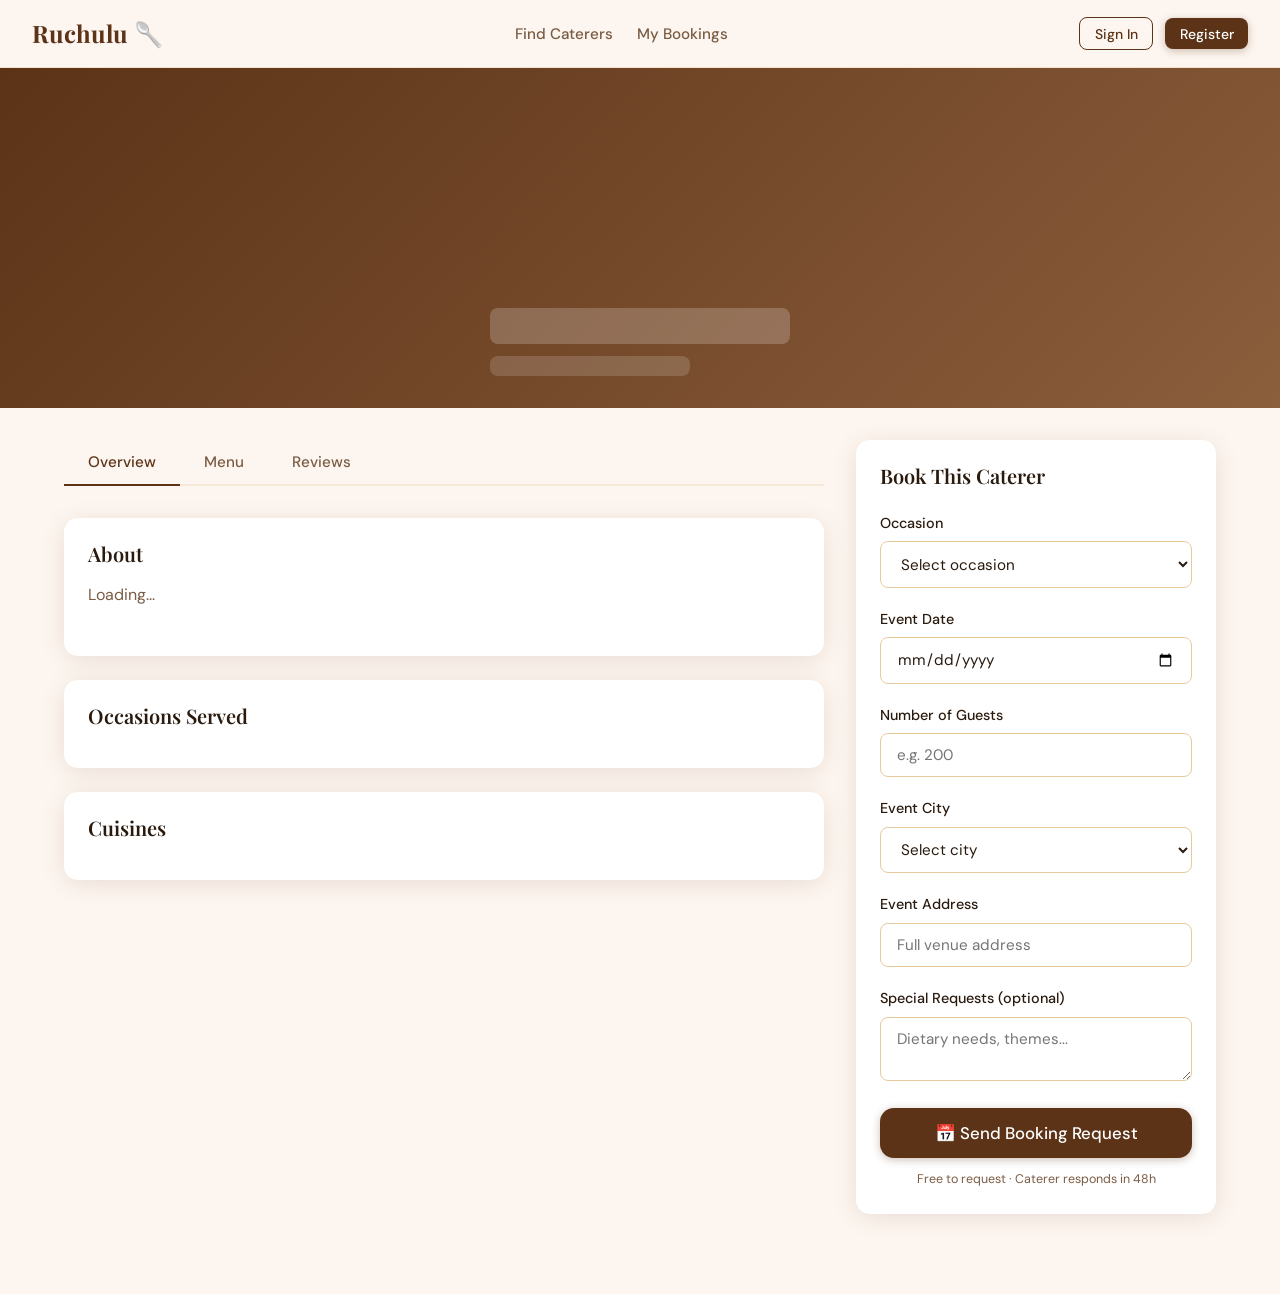
<file: frontend/pages/caterer.html>
<!DOCTYPE html>
<html lang="en">
<head>
  <meta charset="UTF-8">
  <meta name="viewport" content="width=device-width, initial-scale=1.0">
  <title>Caterer Details — Ruchulu 🥄</title>
  <link rel="stylesheet" href="../css/style.css">
</head>
<body>
<nav class="navbar">
  <a href="../index.html" class="nav-brand">Ruchulu 🥄</a>
  <ul class="nav-links" id="nav-links">
    <li><a href="search.html">Find Caterers</a></li>
    <li><a href="dashboard.html">My Bookings</a></li>
  </ul>
  <div class="nav-auth" id="nav-auth"></div>
  <button class="hamburger"><span></span><span></span><span></span></button>
</nav>

<div id="caterer-hero" style="margin-top:68px;height:340px;background:linear-gradient(135deg,var(--brown),var(--brown-lt));display:flex;align-items:flex-end">
  <div class="container" style="padding-bottom:2rem;color:#fff">
    <div id="hero-skeleton" style="display:flex;flex-direction:column;gap:.75rem">
      <div style="width:300px;height:36px;background:rgba(255,255,255,.2);border-radius:8px"></div>
      <div style="width:200px;height:20px;background:rgba(255,255,255,.15);border-radius:8px"></div>
    </div>
    <div id="hero-content" style="display:none">
      <div style="display:flex;align-items:center;gap:.75rem;margin-bottom:.5rem">
        <span id="hero-badge" class="cat-badge verified" style="position:static"></span>
      </div>
      <h1 id="hero-name" style="color:#fff;margin-bottom:.5rem"></h1>
      <div style="display:flex;gap:1.5rem;flex-wrap:wrap;opacity:.85;font-size:.95rem">
        <span id="hero-city">📍</span>
        <span id="hero-rating">⭐</span>
        <span id="hero-guests">👥</span>
        <span id="hero-price">💰</span>
      </div>
    </div>
  </div>
</div>

<section class="section" style="padding-top:2rem">
  <div class="container">
    <div style="display:grid;grid-template-columns:1fr 360px;gap:2rem;align-items:start" id="main-grid">

      <!-- LEFT: Details -->
      <div>
        <div class="tabs">
          <button class="tab-btn active" data-tab="overview">Overview</button>
          <button class="tab-btn" data-tab="menu">Menu</button>
          <button class="tab-btn" data-tab="reviews">Reviews</button>
        </div>

        <!-- OVERVIEW -->
        <div class="tab-pane active" data-tab="overview">
          <div class="card" style="margin-bottom:1.5rem">
            <div class="card-body">
              <h3 style="margin-bottom:1rem">About</h3>
              <p id="about-text">Loading...</p>
              <div style="display:grid;grid-template-columns:1fr 1fr;gap:1rem;margin-top:1.5rem" id="about-grid"></div>
            </div>
          </div>
          <div class="card" style="margin-bottom:1.5rem">
            <div class="card-body">
              <h3 style="margin-bottom:1rem">Occasions Served</h3>
              <div id="occasions-list" class="cat-tags"></div>
            </div>
          </div>
          <div class="card">
            <div class="card-body">
              <h3 style="margin-bottom:1rem">Cuisines</h3>
              <div id="cuisines-list" class="cat-tags"></div>
            </div>
          </div>
        </div>

        <!-- MENU -->
        <div class="tab-pane" data-tab="menu">
          <div id="menu-content"><div class="loading-wrap"><div class="spinner"></div></div></div>
        </div>

        <!-- REVIEWS -->
        <div class="tab-pane" data-tab="reviews">
          <div id="reviews-summary" style="background:var(--cream-dk);border-radius:var(--radius);padding:1.5rem;margin-bottom:1.5rem;display:flex;gap:2rem;align-items:center;flex-wrap:wrap">
            <div style="text-align:center">
              <div style="font-family:'Playfair Display',serif;font-size:3.5rem;font-weight:700;color:var(--brown)" id="avg-rating">—</div>
              <div class="stars" id="avg-stars" style="font-size:1.2rem"></div>
              <div style="font-size:.85rem;color:var(--text-lt)" id="total-reviews"></div>
            </div>
            <div style="flex:1">
              <div id="rating-bars"></div>
            </div>
          </div>
          <div id="reviews-list"><div class="loading-wrap"><div class="spinner"></div></div></div>
        </div>
      </div>

      <!-- RIGHT: Book Now card -->
      <div style="position:sticky;top:80px">
        <div class="card">
          <div class="card-body">
            <h3 style="margin-bottom:1.5rem">Book This Caterer</h3>
            <div class="form-group">
              <label class="form-label">Occasion</label>
              <select class="form-control" id="book-occasion">
                <option value="">Select occasion</option>
                <option value="WEDDING">Wedding</option>
                <option value="BIRTHDAY">Birthday</option>
                <option value="CORPORATE">Corporate</option>
                <option value="ENGAGEMENT">Engagement</option>
                <option value="ANNIVERSARY">Anniversary</option>
                <option value="HOUSE_WARMING">House Warming</option>
                <option value="BABY_SHOWER">Baby Shower</option>
                <option value="GRADUATION">Graduation</option>
                <option value="FESTIVAL">Festival</option>
                <option value="FUNERAL">Funeral</option>
                <option value="OTHER">Other</option>
              </select>
            </div>
            <div class="form-group">
              <label class="form-label">Event Date</label>
              <input type="date" class="form-control" id="book-date">
            </div>
            <div class="form-group">
              <label class="form-label">Number of Guests</label>
              <input type="number" class="form-control" id="book-guests" placeholder="e.g. 200" min="1">
            </div>
            <div class="form-group">
              <label class="form-label">Event City</label>
              <select class="form-control" id="book-city">
                <option value="">Select city</option>
                <option>Hyderabad</option><option>Visakhapatnam</option><option>Vijayawada</option>
                <option>Warangal</option><option>Tirupati</option><option>Guntur</option>
                <option>Karimnagar</option><option>Nellore</option><option>Kurnool</option>
                <option>Nizamabad</option><option>Rajahmundry</option><option>Secunderabad</option>
              </select>
            </div>
            <div class="form-group">
              <label class="form-label">Event Address</label>
              <input type="text" class="form-control" id="book-address" placeholder="Full venue address">
            </div>
            <div class="form-group">
              <label class="form-label">Special Requests (optional)</label>
              <textarea class="form-control" id="book-notes" rows="2" placeholder="Dietary needs, themes..."></textarea>
            </div>

            <!-- Price estimate -->
            <div id="price-estimate" style="background:var(--cream-dk);border-radius:var(--radius-sm);padding:1rem;margin-bottom:1rem;display:none">
              <div style="display:flex;justify-content:space-between;margin-bottom:.4rem">
                <span style="font-size:.9rem;color:var(--text-lt)">Estimated Total</span>
                <strong id="est-total"></strong>
              </div>
              <div style="display:flex;justify-content:space-between">
                <span style="font-size:.85rem;color:var(--text-lt)">Advance (20%)</span>
                <span id="est-advance" style="font-size:.85rem;color:var(--success);font-weight:600"></span>
              </div>
            </div>

            <button class="btn btn-primary btn-lg" style="width:100%" id="btn-book" onclick="submitBooking()">
              📅 Send Booking Request
            </button>
            <p style="font-size:.78rem;color:var(--text-lt);text-align:center;margin-top:.75rem">
              Free to request · Caterer responds in 48h
            </p>
          </div>
        </div>
      </div>
    </div>
  </div>
</section>

<div class="toast-container"></div>
<script src="../api-config.js"></script>
<script src="../js/api.js"></script>
<script>
const catererId = new URLSearchParams(location.search).get('id');
let catererData = null;

// Set min date to tomorrow
const tomorrow = new Date(); tomorrow.setDate(tomorrow.getDate() + 1);
document.getElementById('book-date').min = tomorrow.toISOString().split('T')[0];

// Price estimate on guest change
['book-guests','book-occasion'].forEach(id => {
  document.getElementById(id)?.addEventListener('input', updateEstimate);
});

async function loadCaterer() {
  if (!catererId) { toast('Caterer not found', 'error'); return; }
  try {
    const res = await API.getCaterer(catererId);
    catererData = res.data || res;
    renderHero(catererData);
    renderOverview(catererData);
    loadMenu();
    loadReviews();
  } catch (e) {
    // Demo caterer
    catererData = {id:catererId,businessName:'Lakshmi Catering Services',city:'Hyderabad',description:'Award-winning caterers serving Hyderabad since 1998. Specialising in traditional Andhra and Telangana cuisine for weddings, corporate events and all celebrations.',averageRating:4.8,totalReviews:234,minGuests:50,maxGuests:5000,minPricePerPlate:350,maxPricePerPlate:800,fssaiVerified:true,vegetarianAvailable:true,nonVegetarianAvailable:true,occasions:['WEDDING','CORPORATE','BIRTHDAY','ENGAGEMENT'],cuisines:['ANDHRA','TELANGANA','SOUTH_INDIAN'],ownerName:'Smt. Lakshmi Devi',phone:'9876543210',yearsExperience:25};
    renderHero(catererData);
    renderOverview(catererData);
    loadMenu();
    loadReviews();
  }
}

function renderHero(c) {
  document.getElementById('hero-skeleton').style.display = 'none';
  document.getElementById('hero-content').style.display = '';
  document.getElementById('hero-name').textContent = c.businessName;
  document.getElementById('hero-city').textContent = '📍 ' + c.city;
  document.getElementById('hero-rating').textContent = `⭐ ${(c.averageRating||0).toFixed(1)} (${c.totalReviews||0} reviews)`;
  document.getElementById('hero-guests').textContent = `👥 ${c.minGuests}–${c.maxGuests} guests`;
  document.getElementById('hero-price').textContent = `💰 ₹${c.minPricePerPlate}–₹${c.maxPricePerPlate}/plate`;
  const badge = document.getElementById('hero-badge');
  badge.textContent = c.fssaiVerified ? '✓ FSSAI Verified' : 'Registered';
  document.title = c.businessName + ' — Ruchulu 🥄';
}

function renderOverview(c) {
  document.getElementById('about-text').textContent = c.description || 'No description available.';
  document.getElementById('about-grid').innerHTML = `
    <div><strong>Owner</strong><br><span style="color:var(--text-lt)">${c.ownerName||'—'}</span></div>
    <div><strong>Experience</strong><br><span style="color:var(--text-lt)">${c.yearsExperience||'—'} years</span></div>
    <div><strong>Veg</strong><br><span style="color:var(--text-lt)">${c.vegetarianAvailable?'✅ Available':'❌ No'}</span></div>
    <div><strong>Non-Veg</strong><br><span style="color:var(--text-lt)">${c.nonVegetarianAvailable?'✅ Available':'❌ No'}</span></div>`;
  document.getElementById('occasions-list').innerHTML = (c.occasions||[]).map(o =>
    `<span class="tag">${o.replace(/_/g,' ')}</span>`).join('');
  document.getElementById('cuisines-list').innerHTML = (c.cuisines||[]).map(cu =>
    `<span class="tag">${cu.replace(/_/g,' ')}</span>`).join('');
}

async function loadMenu() {
  try {
    const res = await API.getMenu(catererId);
    const items = res.data || res || [];
    const byCategory = items.reduce((acc,item) => {
      acc[item.category] = acc[item.category] || [];
      acc[item.category].push(item); return acc;
    }, {});
    document.getElementById('menu-content').innerHTML = Object.entries(byCategory).map(([cat,items]) => `
      <div style="margin-bottom:2rem">
        <h3 style="margin-bottom:1rem;color:var(--brown);font-size:1rem;text-transform:uppercase;letter-spacing:.5px">${cat.replace(/_/g,' ')}</h3>
        <div style="display:flex;flex-direction:column;gap:.75rem">
          ${items.map(item => `
            <div style="display:flex;justify-content:space-between;align-items:start;padding:1rem;background:var(--cream-dk);border-radius:var(--radius-sm)">
              <div>
                <div style="font-weight:500">${item.isVegetarian?'🟢':'🔴'} ${item.name}</div>
                ${item.description?`<div style="font-size:.85rem;color:var(--text-lt);margin-top:.25rem">${item.description}</div>`:''}
              </div>
              <div style="font-weight:600;color:var(--brown);white-space:nowrap;margin-left:1rem">₹${item.pricePerPlate}/plate</div>
            </div>`).join('')}
        </div>
      </div>`).join('') || '<div class="empty-state"><span class="empty-icon">🍽️</span><h3>Menu coming soon</h3></div>';
  } catch {
    // Demo menu
    document.getElementById('menu-content').innerHTML = `
      <div style="margin-bottom:2rem">
        <h3 style="margin-bottom:1rem;color:var(--brown);font-size:1rem;text-transform:uppercase">Starters</h3>
        <div style="display:flex;flex-direction:column;gap:.75rem">
          <div style="display:flex;justify-content:space-between;align-items:start;padding:1rem;background:var(--cream-dk);border-radius:var(--radius-sm)"><div><div style="font-weight:500">🟢 Vegetable Samosa</div><div style="font-size:.85rem;color:var(--text-lt)">Crispy pastry with spiced potato filling</div></div><div style="font-weight:600;color:var(--brown)">₹40/plate</div></div>
          <div style="display:flex;justify-content:space-between;align-items:start;padding:1rem;background:var(--cream-dk);border-radius:var(--radius-sm)"><div><div style="font-weight:500">🔴 Chicken 65</div><div style="font-size:.85rem;color:var(--text-lt)">Spicy fried chicken, Andhra style</div></div><div style="font-weight:600;color:var(--brown)">₹80/plate</div></div>
        </div>
      </div>
      <div style="margin-bottom:2rem">
        <h3 style="margin-bottom:1rem;color:var(--brown);font-size:1rem;text-transform:uppercase">Main Course</h3>
        <div style="display:flex;flex-direction:column;gap:.75rem">
          <div style="display:flex;justify-content:space-between;align-items:start;padding:1rem;background:var(--cream-dk);border-radius:var(--radius-sm)"><div><div style="font-weight:500">🟢 Dal Tadka</div></div><div style="font-weight:600;color:var(--brown)">₹60/plate</div></div>
          <div style="display:flex;justify-content:space-between;align-items:start;padding:1rem;background:var(--cream-dk);border-radius:var(--radius-sm)"><div><div style="font-weight:500">🔴 Mutton Biryani</div><div style="font-size:.85rem;color:var(--text-lt)">Dum cooked Hyderabadi style</div></div><div style="font-weight:600;color:var(--brown)">₹220/plate</div></div>
        </div>
      </div>`;
  }
}

async function loadReviews() {
  try {
    const res = await API.getReviews(catererId);
    const reviews = res.data?.content || res.data || res || [];
    const avg = catererData?.averageRating || 0;
    document.getElementById('avg-rating').textContent = avg.toFixed(1);
    document.getElementById('avg-stars').textContent = starsHtml(avg);
    document.getElementById('total-reviews').textContent = `${catererData?.totalReviews||0} reviews`;

    document.getElementById('reviews-list').innerHTML = reviews.length ? reviews.map(r => `
      <div class="card" style="margin-bottom:1rem">
        <div class="card-body" style="padding:1.25rem">
          <div style="display:flex;justify-content:space-between;align-items:start;margin-bottom:.75rem">
            <div style="display:flex;align-items:center;gap:.75rem">
              <div class="avatar">${(r.reviewerName||'?')[0]}</div>
              <div>
                <div style="font-weight:600">${r.reviewerName||'Anonymous'}</div>
                <div style="font-size:.8rem;color:var(--text-lt)">${r.occasion||''} · ${formatDate(r.createdAt)}</div>
              </div>
            </div>
            <div class="stars">${starsHtml(r.overallRating)}</div>
          </div>
          <p style="color:var(--text);font-size:.9rem">${r.comment||''}</p>
        </div>
      </div>`).join('') :
      '<div class="empty-state"><span class="empty-icon">⭐</span><h3>No reviews yet</h3><p>Be the first to book and review!</p></div>';
  } catch {
    document.getElementById('avg-rating').textContent = '4.8';
    document.getElementById('avg-stars').textContent = '★★★★★';
    document.getElementById('total-reviews').textContent = '234 reviews';
    document.getElementById('reviews-list').innerHTML = `
      <div class="card" style="margin-bottom:1rem"><div class="card-body" style="padding:1.25rem">
        <div style="display:flex;justify-content:space-between;align-items:start;margin-bottom:.75rem">
          <div style="display:flex;align-items:center;gap:.75rem"><div class="avatar">R</div><div><div style="font-weight:600">Ravi Kumar</div><div style="font-size:.8rem;color:var(--text-lt)">Wedding · 15 Dec 2024</div></div></div>
          <div class="stars">★★★★★</div>
        </div>
        <p style="color:var(--text);font-size:.9rem">Absolutely amazing food and service. Our 500 guests were thoroughly impressed. Highly recommend for weddings!</p>
      </div></div>`;
  }
}

function updateEstimate() {
  const guests = parseInt(document.getElementById('book-guests').value);
  if (!guests || !catererData) { document.getElementById('price-estimate').style.display = 'none'; return; }
  const price = catererData.minPricePerPlate || 300;
  const total = guests * price;
  const advance = Math.round(total * 0.2);
  document.getElementById('est-total').textContent = formatCurrency(total);
  document.getElementById('est-advance').textContent = formatCurrency(advance);
  document.getElementById('price-estimate').style.display = '';
}

async function submitBooking() {
  if (!Auth.isLoggedIn()) {
    toast('Please sign in to book a caterer.', 'error'); return;
  }
  const occasion  = document.getElementById('book-occasion').value;
  const eventDate = document.getElementById('book-date').value;
  const guestCount= parseInt(document.getElementById('book-guests').value);
  const eventCity = document.getElementById('book-city').value;
  const eventAddress = document.getElementById('book-address').value.trim();
  const specialRequests = document.getElementById('book-notes').value.trim();

  if (!occasion || !eventDate || !guestCount || !eventCity || !eventAddress) {
    toast('Please fill in all required fields.', 'error'); return;
  }

  const btn = document.getElementById('btn-book');
  setLoading(btn, true);
  try {
    await API.createBooking({ catererId, occasion, eventDate, guestCount, eventCity, eventAddress, specialRequests });
    toast('Booking request sent! The caterer will respond within 48 hours. 🎉', 'success');
    setTimeout(() => window.location.href = 'dashboard.html', 2000);
  } catch (e) {
    toast(e.message || 'Failed to send booking request.', 'error');
  } finally { setLoading(btn, false); }
}

loadCaterer();
</script>
</body>
</html>
</file>
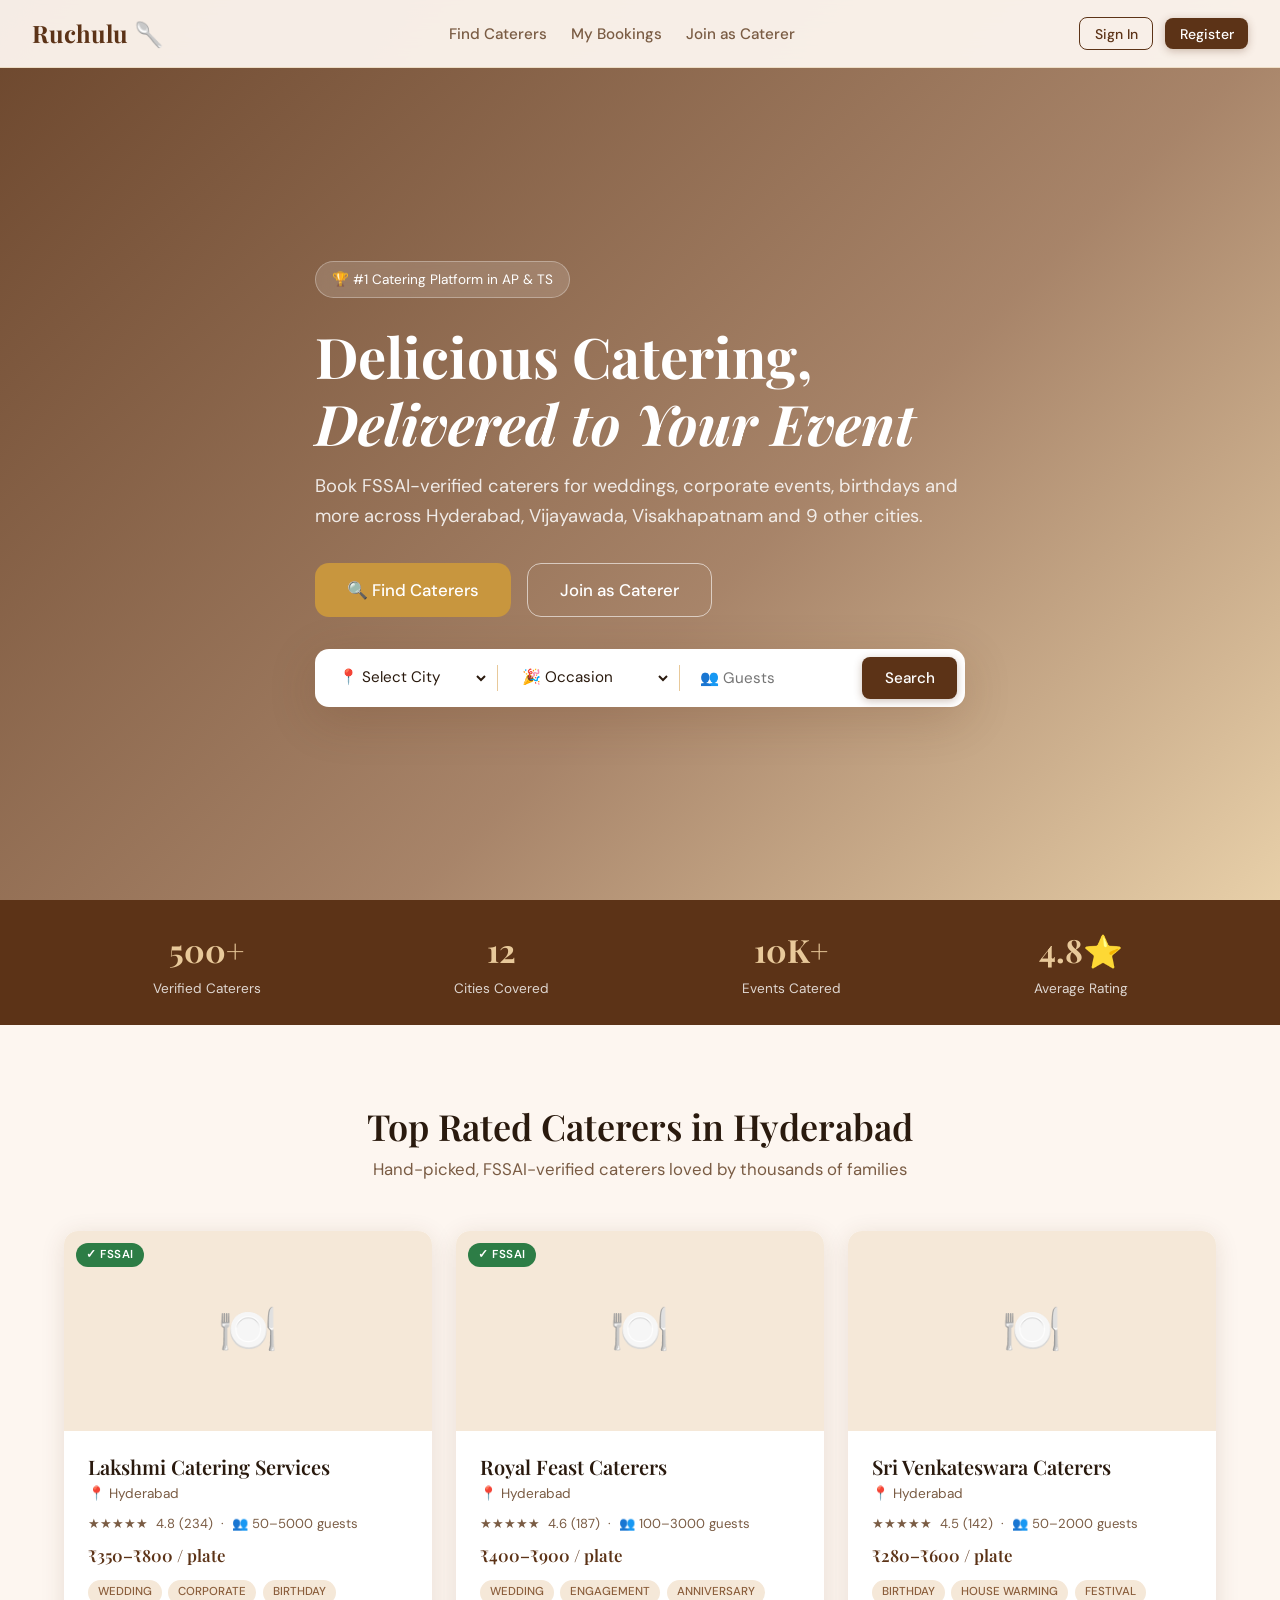
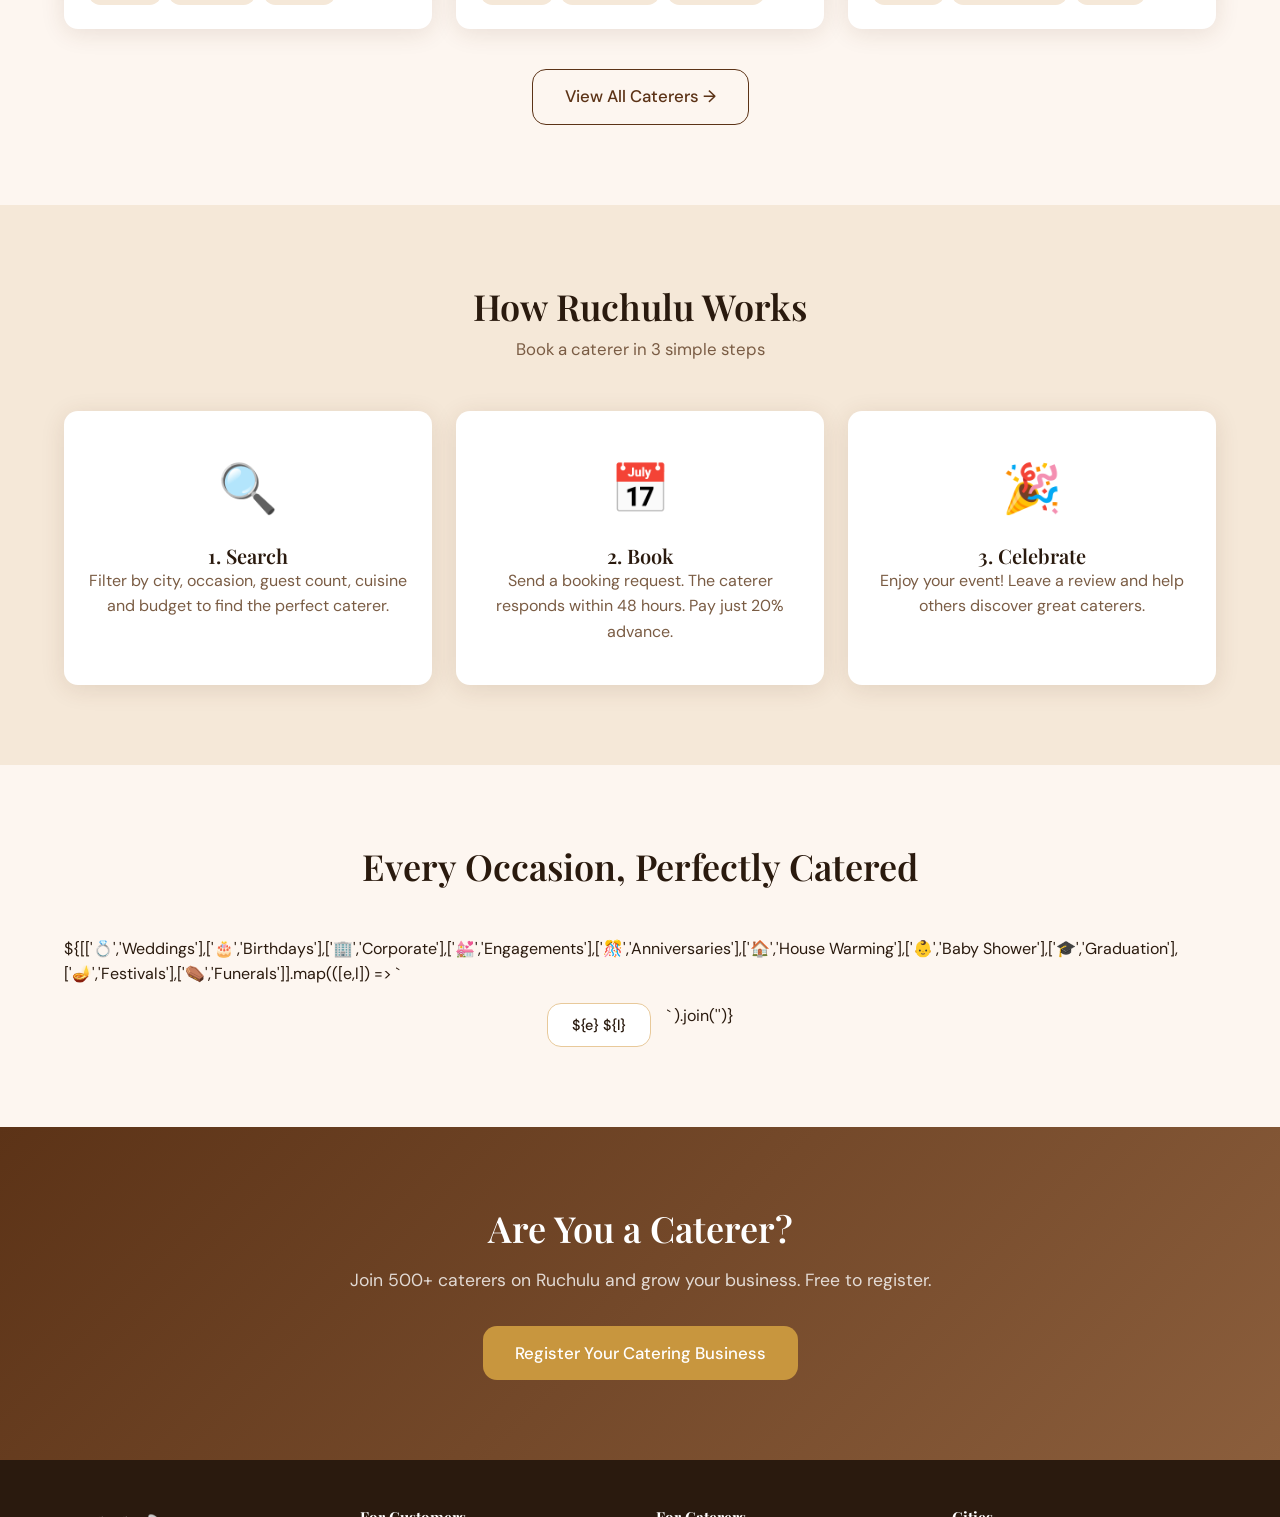
<file: frontend/pages/dashboard.html>
<!DOCTYPE html>
<html lang="en">
<head>
  <meta charset="UTF-8">
  <meta name="viewport" content="width=device-width, initial-scale=1.0">
  <title>My Dashboard — Ruchulu 🥄</title>
  <link rel="stylesheet" href="../css/style.css">
</head>
<body>
<nav class="navbar">
  <a href="../index.html" class="nav-brand">Ruchulu 🥄</a>
  <ul class="nav-links" id="nav-links">
    <li><a href="search.html">Find Caterers</a></li>
    <li><a href="dashboard.html" style="color:var(--brown)">My Bookings</a></li>
  </ul>
  <div class="nav-auth" id="nav-auth"></div>
  <button class="hamburger"><span></span><span></span><span></span></button>
</nav>

<div class="page-header">
  <div class="container" style="display:flex;justify-content:space-between;align-items:flex-end;flex-wrap:wrap;gap:1rem">
    <div>
      <h1 id="welcome-name">My Dashboard</h1>
      <p>Manage your bookings and account</p>
    </div>
    <a href="search.html" class="btn btn-gold">+ New Booking</a>
  </div>
</div>

<section class="section" style="padding-top:2rem">
  <div class="container">

    <!-- Stats row -->
    <div class="grid-2" style="grid-template-columns:repeat(auto-fill,minmax(180px,1fr));margin-bottom:2rem" id="stats-row">
      <div class="card"><div class="card-body" style="text-align:center">
        <div style="font-size:2rem;font-family:'Playfair Display',serif;color:var(--brown)" id="stat-total">—</div>
        <div style="font-size:.85rem;color:var(--text-lt)">Total Bookings</div>
      </div></div>
      <div class="card"><div class="card-body" style="text-align:center">
        <div style="font-size:2rem;font-family:'Playfair Display',serif;color:var(--gold)" id="stat-pending">—</div>
        <div style="font-size:.85rem;color:var(--text-lt)">Pending</div>
      </div></div>
      <div class="card"><div class="card-body" style="text-align:center">
        <div style="font-size:2rem;font-family:'Playfair Display',serif;color:var(--success)" id="stat-confirmed">—</div>
        <div style="font-size:.85rem;color:var(--text-lt)">Confirmed</div>
      </div></div>
      <div class="card"><div class="card-body" style="text-align:center">
        <div style="font-size:2rem;font-family:'Playfair Display',serif;color:var(--brown-lt)" id="stat-completed">—</div>
        <div style="font-size:.85rem;color:var(--text-lt)">Completed</div>
      </div></div>
    </div>

    <!-- Tabs -->
    <div class="tabs">
      <button class="tab-btn active" data-tab="all" onclick="filterBookings('all')">All</button>
      <button class="tab-btn" data-tab="pending" onclick="filterBookings('PENDING')">Pending</button>
      <button class="tab-btn" data-tab="confirmed" onclick="filterBookings('CONFIRMED')">Confirmed</button>
      <button class="tab-btn" data-tab="completed" onclick="filterBookings('COMPLETED')">Completed</button>
      <button class="tab-btn" data-tab="cancelled" onclick="filterBookings('CANCELLED')">Cancelled</button>
    </div>

    <div id="bookings-list"><div class="loading-wrap"><div class="spinner"></div></div></div>
  </div>
</section>

<!-- BOOKING DETAIL MODAL -->
<div class="modal-overlay" id="modal-booking">
  <div class="modal" style="max-width:600px">
    <div class="modal-header">
      <h3>Booking Details</h3>
      <button class="modal-close" onclick="closeModal('modal-booking')">×</button>
    </div>
    <div class="modal-body" id="booking-detail-body"></div>
    <div class="modal-footer" id="booking-detail-actions"></div>
  </div>
</div>

<!-- CANCEL MODAL -->
<div class="modal-overlay" id="modal-cancel">
  <div class="modal">
    <div class="modal-header">
      <h3>Cancel Booking</h3>
      <button class="modal-close" onclick="closeModal('modal-cancel')">×</button>
    </div>
    <div class="modal-body">
      <p style="margin-bottom:1rem">Are you sure? Cancellations within 24h of the event may not be refunded.</p>
      <div class="form-group">
        <label class="form-label">Reason for cancellation</label>
        <textarea class="form-control" id="cancel-reason" rows="3" placeholder="Please let the caterer know why you're cancelling..."></textarea>
      </div>
    </div>
    <div class="modal-footer">
      <button class="btn btn-outline" onclick="closeModal('modal-cancel')">Keep Booking</button>
      <button class="btn btn-danger" id="btn-confirm-cancel" onclick="confirmCancel()">Cancel Booking</button>
    </div>
  </div>
</div>

<div class="toast-container"></div>
<script src="../api-config.js"></script>
<script src="../js/api.js"></script>
<script>
let allBookings = [];
let selectedBookingId = null;

async function init() {
  if (!Auth.isLoggedIn()) {
    toast('Please sign in to view your dashboard.', 'error');
    setTimeout(() => window.location.href = '../index.html', 1200); return;
  }
  const user = Auth.getUser();
  if (user) document.getElementById('welcome-name').textContent = `Welcome, ${user.firstName || 'back'} 👋`;
  loadBookings();
}

async function loadBookings() {
  try {
    const res = await API.getMyBookings();
    allBookings = res.data?.content || res.data || res || [];
    renderBookings(allBookings);
    updateStats(allBookings);
  } catch (e) {
    // Demo data
    allBookings = [
      {id:'bk-001',catererId:'cat-001',catererName:'Lakshmi Catering Services',occasion:'WEDDING',eventDate:'2025-12-20',eventCity:'Hyderabad',guestCount:500,totalAmount:175000,advanceAmount:35000,status:'CONFIRMED',paymentStatus:'ADVANCE_PAID',createdAt:'2025-11-01'},
      {id:'bk-002',catererId:'cat-002',catererName:'Royal Feast Caterers',occasion:'BIRTHDAY',eventDate:'2025-12-28',eventCity:'Hyderabad',guestCount:100,totalAmount:45000,advanceAmount:9000,status:'PENDING',paymentStatus:'UNPAID',createdAt:'2025-11-10'},
    ];
    renderBookings(allBookings);
    updateStats(allBookings);
  }
}

function updateStats(bookings) {
  document.getElementById('stat-total').textContent = bookings.length;
  document.getElementById('stat-pending').textContent = bookings.filter(b=>b.status==='PENDING').length;
  document.getElementById('stat-confirmed').textContent = bookings.filter(b=>b.status==='CONFIRMED').length;
  document.getElementById('stat-completed').textContent = bookings.filter(b=>b.status==='COMPLETED').length;
}

function filterBookings(status) {
  // Update tab active state
  document.querySelectorAll('.tab-btn').forEach(b => b.classList.remove('active'));
  event.target.classList.add('active');
  const filtered = status === 'all' ? allBookings : allBookings.filter(b => b.status === status);
  renderBookings(filtered);
}

function renderBookings(bookings) {
  const el = document.getElementById('bookings-list');
  if (!bookings.length) {
    el.innerHTML = `<div class="empty-state"><span class="empty-icon">📅</span><h3>No bookings found</h3><p>Ready to plan your next event?</p><a href="search.html" class="btn btn-primary" style="margin-top:1rem">Find a Caterer</a></div>`;
    return;
  }
  el.innerHTML = bookings.map(b => `
    <div class="card" style="margin-bottom:1rem;cursor:pointer" onclick="openBooking('${b.id}')">
      <div class="card-body" style="padding:1.25rem">
        <div style="display:flex;justify-content:space-between;align-items:start;flex-wrap:wrap;gap:.75rem">
          <div>
            <div style="display:flex;align-items:center;gap:.75rem;margin-bottom:.5rem">
              <h3 style="font-size:1rem;margin:0">${b.catererName}</h3>
              ${statusBadge(b.status)}
            </div>
            <div style="display:flex;gap:1.5rem;flex-wrap:wrap">
              <span style="font-size:.85rem;color:var(--text-lt)">🎉 ${b.occasion?.replace(/_/g,' ')}</span>
              <span style="font-size:.85rem;color:var(--text-lt)">📅 ${formatDate(b.eventDate)}</span>
              <span style="font-size:.85rem;color:var(--text-lt)">📍 ${b.eventCity}</span>
              <span style="font-size:.85rem;color:var(--text-lt)">👥 ${b.guestCount} guests</span>
            </div>
          </div>
          <div style="text-align:right">
            <div style="font-family:'Playfair Display',serif;font-size:1.15rem;color:var(--brown);font-weight:600">${formatCurrency(b.totalAmount)}</div>
            <div style="font-size:.78rem;color:var(--text-lt)">${b.paymentStatus?.replace(/_/g,' ')}</div>
          </div>
        </div>
      </div>
    </div>`).join('');
}

async function openBooking(id) {
  selectedBookingId = id;
  showModal('modal-booking');
  document.getElementById('booking-detail-body').innerHTML = '<div class="loading-wrap"><div class="spinner"></div></div>';
  try {
    const res = await API.getBooking(id);
    const b = res.data || res;
    renderBookingDetail(b);
  } catch {
    const b = allBookings.find(x => x.id === id);
    if (b) renderBookingDetail(b);
  }
}

function renderBookingDetail(b) {
  document.getElementById('booking-detail-body').innerHTML = `
    <div style="display:grid;grid-template-columns:1fr 1fr;gap:1rem;margin-bottom:1.5rem">
      <div><div style="font-size:.8rem;color:var(--text-lt);text-transform:uppercase;letter-spacing:.5px">Caterer</div><div style="font-weight:600">${b.catererName}</div></div>
      <div><div style="font-size:.8rem;color:var(--text-lt);text-transform:uppercase;letter-spacing:.5px">Status</div>${statusBadge(b.status)}</div>
      <div><div style="font-size:.8rem;color:var(--text-lt);text-transform:uppercase;letter-spacing:.5px">Occasion</div><div style="font-weight:600">${b.occasion?.replace(/_/g,' ')}</div></div>
      <div><div style="font-size:.8rem;color:var(--text-lt);text-transform:uppercase;letter-spacing:.5px">Event Date</div><div style="font-weight:600">${formatDate(b.eventDate)}</div></div>
      <div><div style="font-size:.8rem;color:var(--text-lt);text-transform:uppercase;letter-spacing:.5px">City</div><div style="font-weight:600">${b.eventCity}</div></div>
      <div><div style="font-size:.8rem;color:var(--text-lt);text-transform:uppercase;letter-spacing:.5px">Guests</div><div style="font-weight:600">${b.guestCount}</div></div>
      <div><div style="font-size:.8rem;color:var(--text-lt);text-transform:uppercase;letter-spacing:.5px">Total Amount</div><div style="font-weight:600;color:var(--brown)">${formatCurrency(b.totalAmount)}</div></div>
      <div><div style="font-size:.8rem;color:var(--text-lt);text-transform:uppercase;letter-spacing:.5px">Payment</div><div style="font-weight:600">${b.paymentStatus?.replace(/_/g,' ')}</div></div>
    </div>
    ${b.specialRequests ? `<div style="background:var(--cream-dk);border-radius:var(--radius-sm);padding:1rem;margin-bottom:1rem"><strong>Special Requests:</strong> ${b.specialRequests}</div>` : ''}
    ${b.catererNotes ? `<div style="background:var(--cream-dk);border-radius:var(--radius-sm);padding:1rem"><strong>Caterer Notes:</strong> ${b.catererNotes}</div>` : ''}`;

  const actions = document.getElementById('booking-detail-actions');
  actions.innerHTML = '';
  if (b.status === 'PENDING' || b.status === 'CONFIRMED') {
    const btn = document.createElement('button');
    btn.className = 'btn btn-danger';
    btn.textContent = 'Cancel Booking';
    btn.onclick = () => { closeModal('modal-booking'); showModal('modal-cancel'); };
    actions.appendChild(btn);
  }
  if (b.status === 'CONFIRMED' && b.paymentStatus === 'UNPAID') {
    const btn = document.createElement('button');
    btn.className = 'btn btn-success';
    btn.textContent = `💰 Pay Advance ${formatCurrency(b.advanceAmount)}`;
    btn.onclick = () => toast('Payment gateway integration coming soon!', 'info');
    actions.appendChild(btn);
  }
  if (b.status === 'COMPLETED') {
    const btn = document.createElement('button');
    btn.className = 'btn btn-gold';
    btn.textContent = '⭐ Leave Review';
    btn.onclick = () => toast('Review feature coming soon!', 'info');
    actions.appendChild(btn);
  }
}

async function confirmCancel() {
  const reason = document.getElementById('cancel-reason').value.trim();
  if (!reason) { toast('Please enter a reason for cancellation.', 'error'); return; }
  const btn = document.getElementById('btn-confirm-cancel');
  setLoading(btn, true);
  try {
    await API.cancelBooking(selectedBookingId, reason);
    toast('Booking cancelled successfully.', 'success');
    closeModal('modal-cancel');
    loadBookings();
  } catch (e) {
    toast(e.message || 'Failed to cancel booking.', 'error');
  } finally { setLoading(btn, false); }
}

init();
</script>
</body>
</html>
</file>
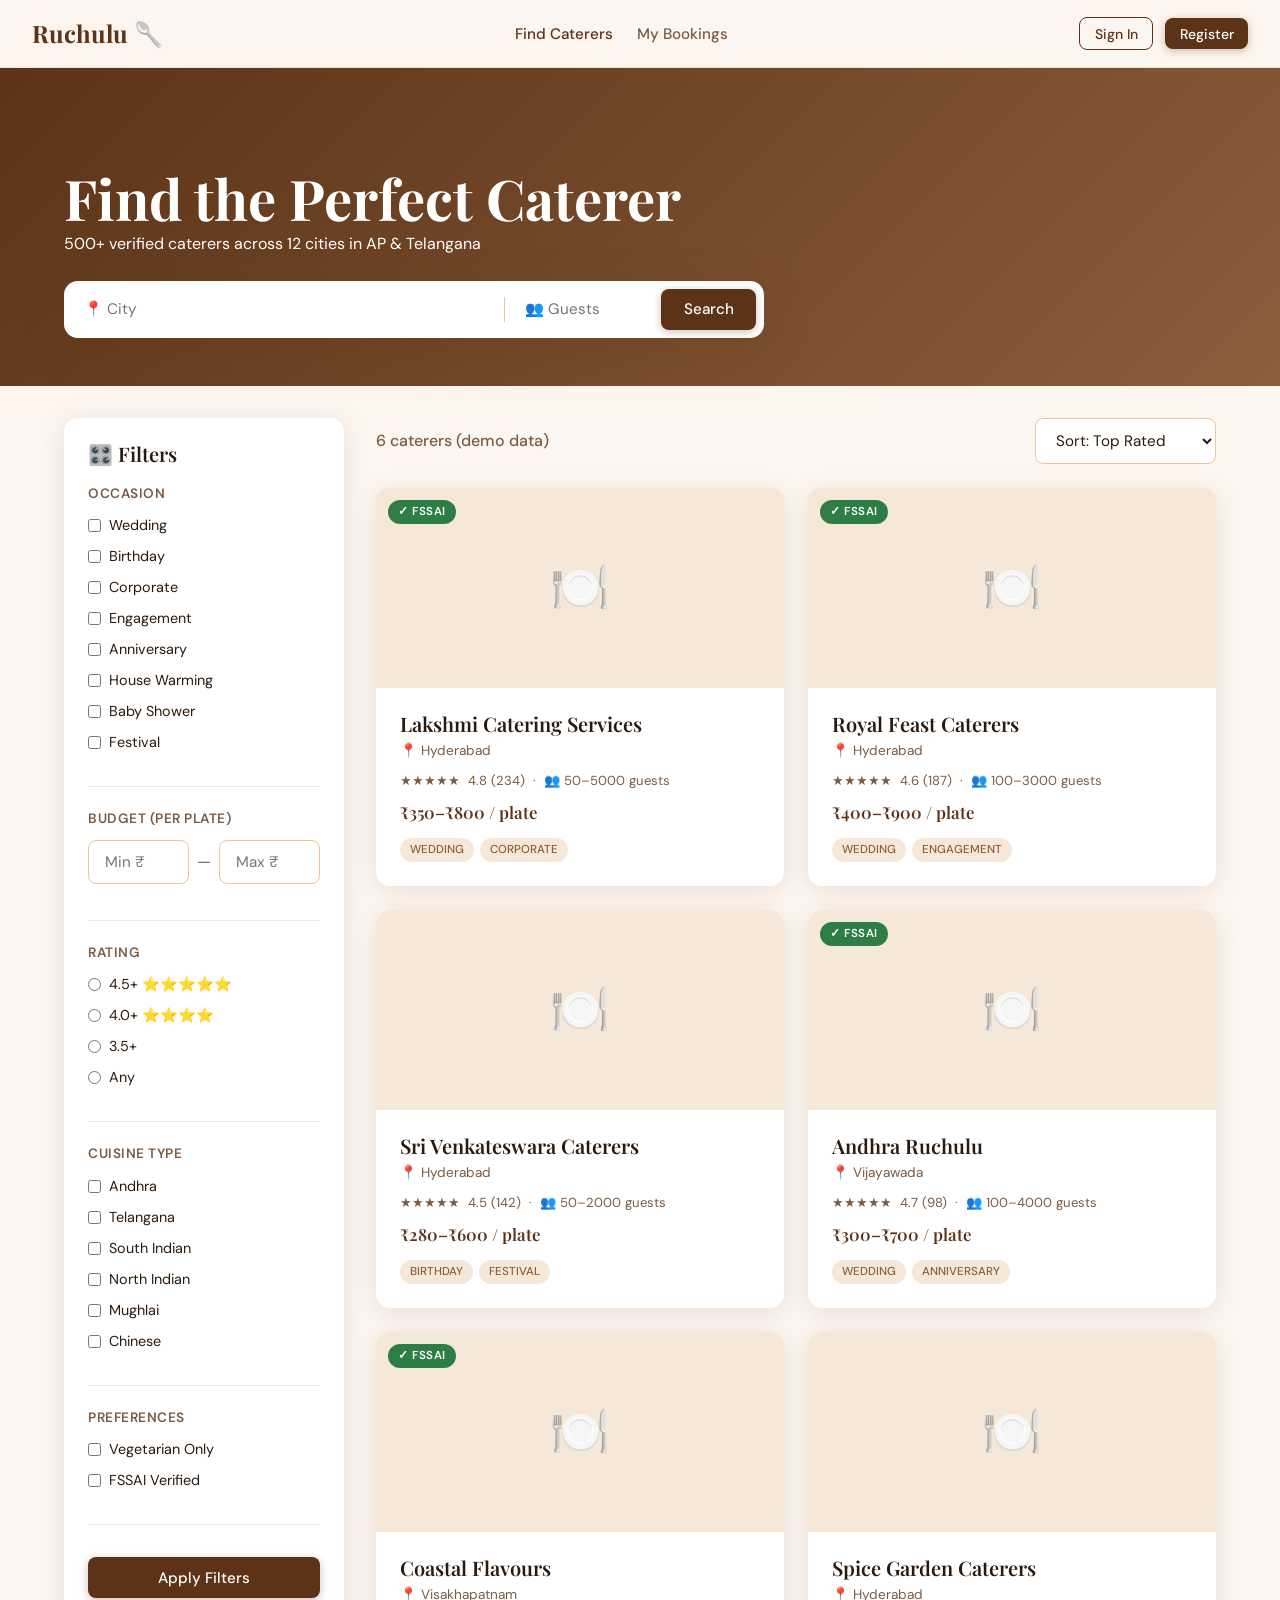
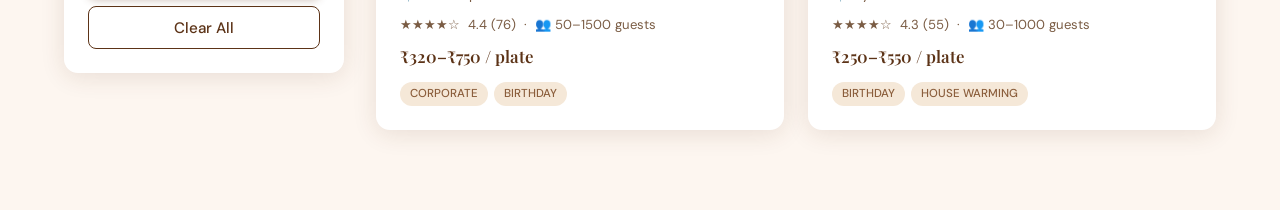
<file: frontend/pages/search.html>
<!DOCTYPE html>
<html lang="en">
<head>
  <meta charset="UTF-8">
  <meta name="viewport" content="width=device-width, initial-scale=1.0">
  <title>Find Caterers — Ruchulu 🥄</title>
  <link rel="stylesheet" href="../css/style.css">
  <script></script>
</head>
<body>
<nav class="navbar">
  <a href="../index.html" class="nav-brand">Ruchulu 🥄</a>
  <ul class="nav-links" id="nav-links">
    <li><a href="search.html" style="color:var(--brown)">Find Caterers</a></li>
    <li><a href="dashboard.html">My Bookings</a></li>
  </ul>
  <div class="nav-auth" id="nav-auth"></div>
  <button class="hamburger"><span></span><span></span><span></span></button>
</nav>

<div class="page-header">
  <div class="container">
    <h1>Find the Perfect Caterer</h1>
    <p>500+ verified caterers across 12 cities in AP & Telangana</p>
    <div class="search-bar" style="max-width:700px;margin-top:1.5rem">
      <input type="text" id="q-city" placeholder="📍 City" list="cities-list" style="flex:1;min-width:120px">
      <datalist id="cities-list">
        <option>Hyderabad</option><option>Visakhapatnam</option><option>Vijayawada</option>
        <option>Warangal</option><option>Tirupati</option><option>Guntur</option>
        <option>Karimnagar</option><option>Nellore</option><option>Kurnool</option>
        <option>Nizamabad</option><option>Rajahmundry</option><option>Secunderabad</option>
      </datalist>
      <div class="search-divider"></div>
      <input type="number" id="q-guests" placeholder="👥 Guests" min="1" style="flex:0 0 110px">
      <button class="btn btn-primary" onclick="applyFilters()">Search</button>
    </div>
  </div>
</div>

<section class="section" style="padding-top:2rem">
  <div class="container">
    <div class="layout-sidebar">

      <!-- FILTER PANEL -->
      <aside class="filter-panel">
        <h3 style="margin-bottom:1.25rem">🎛️ Filters</h3>

        <div class="filter-section">
          <h4>Occasion</h4>
          <label class="filter-check"><input type="checkbox" value="WEDDING"> Wedding</label>
          <label class="filter-check"><input type="checkbox" value="BIRTHDAY"> Birthday</label>
          <label class="filter-check"><input type="checkbox" value="CORPORATE"> Corporate</label>
          <label class="filter-check"><input type="checkbox" value="ENGAGEMENT"> Engagement</label>
          <label class="filter-check"><input type="checkbox" value="ANNIVERSARY"> Anniversary</label>
          <label class="filter-check"><input type="checkbox" value="HOUSE_WARMING"> House Warming</label>
          <label class="filter-check"><input type="checkbox" value="BABY_SHOWER"> Baby Shower</label>
          <label class="filter-check"><input type="checkbox" value="FESTIVAL"> Festival</label>
        </div>

        <div class="filter-section">
          <h4>Budget (per plate)</h4>
          <div style="display:flex;gap:.5rem;align-items:center;margin-bottom:.75rem">
            <input type="number" class="form-control" id="f-min-price" placeholder="Min ₹" style="flex:1">
            <span style="color:var(--text-lt)">—</span>
            <input type="number" class="form-control" id="f-max-price" placeholder="Max ₹" style="flex:1">
          </div>
        </div>

        <div class="filter-section">
          <h4>Rating</h4>
          <label class="filter-check"><input type="radio" name="rating" value="4.5"> 4.5+ ⭐⭐⭐⭐⭐</label>
          <label class="filter-check"><input type="radio" name="rating" value="4.0"> 4.0+ ⭐⭐⭐⭐</label>
          <label class="filter-check"><input type="radio" name="rating" value="3.5"> 3.5+</label>
          <label class="filter-check"><input type="radio" name="rating" value=""> Any</label>
        </div>

        <div class="filter-section">
          <h4>Cuisine Type</h4>
          <label class="filter-check"><input type="checkbox" value="ANDHRA"> Andhra</label>
          <label class="filter-check"><input type="checkbox" value="TELANGANA"> Telangana</label>
          <label class="filter-check"><input type="checkbox" value="SOUTH_INDIAN"> South Indian</label>
          <label class="filter-check"><input type="checkbox" value="NORTH_INDIAN"> North Indian</label>
          <label class="filter-check"><input type="checkbox" value="MUGHLAI"> Mughlai</label>
          <label class="filter-check"><input type="checkbox" value="CHINESE"> Chinese</label>
        </div>

        <div class="filter-section">
          <h4>Preferences</h4>
          <label class="filter-check"><input type="checkbox" id="f-veg"> Vegetarian Only</label>
          <label class="filter-check"><input type="checkbox" id="f-fssai"> FSSAI Verified</label>
        </div>

        <button class="btn btn-primary" style="width:100%;margin-top:.5rem" onclick="applyFilters()">Apply Filters</button>
        <button class="btn btn-outline" style="width:100%;margin-top:.5rem" onclick="clearFilters()">Clear All</button>
      </aside>

      <!-- RESULTS -->
      <div>
        <div style="display:flex;justify-content:space-between;align-items:center;margin-bottom:1.5rem;flex-wrap:wrap;gap:.75rem">
          <div id="result-count" style="font-weight:500;color:var(--text-lt)">Loading caterers...</div>
          <select class="form-control" style="width:auto" id="sort-by" onchange="applyFilters()">
            <option value="rating">Sort: Top Rated</option>
            <option value="price_asc">Price: Low to High</option>
            <option value="price_desc">Price: High to Low</option>
            <option value="reviews">Most Reviewed</option>
          </select>
        </div>
        <div class="grid-3" id="results-grid">
          <div class="loading-wrap" style="grid-column:1/-1"><div class="spinner"></div></div>
        </div>
        <div style="text-align:center;margin-top:2rem;display:none" id="load-more-wrap">
          <button class="btn btn-outline" onclick="loadMore()">Load More Caterers</button>
        </div>
      </div>
    </div>
  </div>
</section>

<div class="toast-container"></div>
<script src="../api-config.js"></script>
<script src="../js/api.js"></script>
<script>
let currentPage = 0;
let currentResults = [];

// Read URL params on load
window.addEventListener('DOMContentLoaded', () => {
  const p = new URLSearchParams(location.search);
  if (p.get('city'))     document.getElementById('q-city').value = p.get('city');
  if (p.get('guests'))   document.getElementById('q-guests').value = p.get('guests');
  if (p.get('occasion')) {
    const cb = document.querySelector(`input[value="${p.get('occasion')}"]`);
    if (cb) cb.checked = true;
  }
  loadCaterers();
});

async function loadCaterers(append = false) {
  if (!append) { currentPage = 0; currentResults = []; }
  const params = buildParams();
  try {
    const data = await API.searchCaterers(params);
    const list = data.data?.content || data.content || data.data || data || [];
    currentResults = append ? [...currentResults, ...list] : list;

    const grid = document.getElementById('results-grid');
    if (!currentResults.length) {
      grid.innerHTML = `<div class="empty-state" style="grid-column:1/-1">
        <span class="empty-icon">🔍</span>
        <h3>No caterers found</h3>
        <p>Try adjusting your filters or search in a different city.</p>
      </div>`;
      document.getElementById('result-count').textContent = '0 caterers found';
      document.getElementById('load-more-wrap').style.display = 'none';
      return;
    }

    grid.innerHTML = currentResults.map(renderCatererCard).join('');
    document.getElementById('result-count').textContent = `${currentResults.length} caterers found`;
    document.getElementById('load-more-wrap').style.display = list.length === 12 ? '' : 'none';
  } catch (e) {
    // Demo fallback data
    const demo = [
      {id:'cat-001',businessName:'Lakshmi Catering Services',city:'Hyderabad',averageRating:4.8,totalReviews:234,minGuests:50,maxGuests:5000,minPricePerPlate:350,maxPricePerPlate:800,fssaiVerified:true,occasions:['WEDDING','CORPORATE']},
      {id:'cat-002',businessName:'Royal Feast Caterers',city:'Hyderabad',averageRating:4.6,totalReviews:187,minGuests:100,maxGuests:3000,minPricePerPlate:400,maxPricePerPlate:900,fssaiVerified:true,occasions:['WEDDING','ENGAGEMENT']},
      {id:'cat-003',businessName:'Sri Venkateswara Caterers',city:'Hyderabad',averageRating:4.5,totalReviews:142,minGuests:50,maxGuests:2000,minPricePerPlate:280,maxPricePerPlate:600,fssaiVerified:false,occasions:['BIRTHDAY','FESTIVAL']},
      {id:'cat-004',businessName:'Andhra Ruchulu',city:'Vijayawada',averageRating:4.7,totalReviews:98,minGuests:100,maxGuests:4000,minPricePerPlate:300,maxPricePerPlate:700,fssaiVerified:true,occasions:['WEDDING','ANNIVERSARY']},
      {id:'cat-005',businessName:'Coastal Flavours',city:'Visakhapatnam',averageRating:4.4,totalReviews:76,minGuests:50,maxGuests:1500,minPricePerPlate:320,maxPricePerPlate:750,fssaiVerified:true,occasions:['CORPORATE','BIRTHDAY']},
      {id:'cat-006',businessName:'Spice Garden Caterers',city:'Hyderabad',averageRating:4.3,totalReviews:55,minGuests:30,maxGuests:1000,minPricePerPlate:250,maxPricePerPlate:550,fssaiVerified:false,occasions:['BIRTHDAY','HOUSE_WARMING']},
    ];
    document.getElementById('results-grid').innerHTML = demo.map(renderCatererCard).join('');
    document.getElementById('result-count').textContent = `${demo.length} caterers (demo data)`;
  }
}

function buildParams() {
  const params = { page: currentPage, size: 12 };
  const city = document.getElementById('q-city').value.trim();
  const guests = document.getElementById('q-guests').value;
  const minPrice = document.getElementById('f-min-price').value;
  const maxPrice = document.getElementById('f-max-price').value;
  const rating = document.querySelector('input[name="rating"]:checked')?.value;
  const veg = document.getElementById('f-veg').checked;
  const fssai = document.getElementById('f-fssai').checked;
  const occasions = [...document.querySelectorAll('.filter-section input[type=checkbox]:checked')]
    .filter(cb => cb.value && !['on'].includes(cb.value) && !cb.id)
    .map(cb => cb.value);
  const sort = document.getElementById('sort-by').value;

  if (city)      params.city = city;
  if (guests)    params.guestCount = guests;
  if (minPrice)  params.minPricePerPlate = minPrice;
  if (maxPrice)  params.maxPricePerPlate = maxPrice;
  if (rating)    params.minRating = rating;
  if (veg)       params.vegetarianOnly = true;
  if (fssai)     params.fssaiVerified = true;
  if (occasions.length) params.occasion = occasions[0];
  if (sort === 'price_asc')  params.sortBy = 'minPricePerPlate';
  if (sort === 'price_desc') { params.sortBy = 'minPricePerPlate'; params.sortDir = 'desc'; }
  if (sort === 'reviews')    params.sortBy = 'totalReviews';
  return params;
}

function applyFilters() { loadCaterers(false); }
function loadMore()     { currentPage++; loadCaterers(true); }
function clearFilters() {
  document.querySelectorAll('.filter-section input').forEach(i => {
    if (i.type === 'checkbox' || i.type === 'radio') i.checked = false;
    else i.value = '';
  });
  document.getElementById('q-city').value = '';
  document.getElementById('q-guests').value = '';
  applyFilters();
}
</script>
</body>
</html>
</file>
<file: frontend/css/style.css>
@import url('https://fonts.googleapis.com/css2?family=Playfair+Display:ital,wght@0,400;0,600;0,700;1,400&family=DM+Sans:wght@300;400;500;600&display=swap');

:root {
  --brown:#5C3317; --brown-lt:#8B5E3C; --cream:#FDF6F0; --cream-dk:#F5E8D8;
  --sand:#E8C99A; --gold:#C8963E; --text:#2A1A0E; --text-lt:#7A5C44;
  --white:#FFFFFF; --success:#2D7D46; --danger:#C0392B;
  --shadow:0 4px 24px rgba(92,51,23,.12); --shadow-lg:0 12px 48px rgba(92,51,23,.18);
  --radius:14px; --radius-sm:8px; --transition:all .25s cubic-bezier(.4,0,.2,1);
}
*,*::before,*::after{box-sizing:border-box;margin:0;padding:0}
html{scroll-behavior:smooth}
body{font-family:'DM Sans',sans-serif;background:var(--cream);color:var(--text);line-height:1.6;min-height:100vh}
h1,h2,h3,h4{font-family:'Playfair Display',serif;line-height:1.2}
h1{font-size:clamp(2rem,5vw,3.5rem);font-weight:700}
h2{font-size:clamp(1.5rem,3vw,2.25rem);font-weight:600}
h3{font-size:1.25rem;font-weight:600}
p{color:var(--text-lt)}
a{text-decoration:none;color:inherit}

/* NAVBAR */
.navbar{position:fixed;top:0;left:0;right:0;z-index:999;background:rgba(253,246,240,.95);backdrop-filter:blur(16px);border-bottom:1px solid rgba(200,150,62,.2);display:flex;align-items:center;justify-content:space-between;padding:0 2rem;height:68px;transition:var(--transition)}
.navbar.scrolled{box-shadow:var(--shadow)}
.nav-brand{font-family:'Playfair Display',serif;font-size:1.5rem;font-weight:700;color:var(--brown);display:flex;align-items:center;gap:.4rem}
.nav-links{display:flex;align-items:center;gap:1.5rem;list-style:none}
.nav-links a{color:var(--text-lt);font-weight:500;font-size:.95rem;transition:var(--transition)}
.nav-links a:hover{color:var(--brown)}
.nav-auth{display:flex;gap:.75rem;align-items:center}
.hamburger{display:none;background:none;border:none;cursor:pointer;flex-direction:column;gap:5px;padding:4px}
.hamburger span{display:block;width:24px;height:2px;background:var(--brown);border-radius:2px}

/* BUTTONS */
.btn{display:inline-flex;align-items:center;justify-content:center;gap:.4rem;padding:.65rem 1.4rem;border-radius:var(--radius-sm);font-family:'DM Sans',sans-serif;font-weight:500;font-size:.95rem;cursor:pointer;border:none;transition:var(--transition);white-space:nowrap}
.btn-primary{background:var(--brown);color:var(--white);box-shadow:0 2px 8px rgba(92,51,23,.3)}
.btn-primary:hover{background:var(--brown-lt);transform:translateY(-1px);box-shadow:0 4px 16px rgba(92,51,23,.35)}
.btn-outline{background:transparent;color:var(--brown);border:1.5px solid var(--brown)}
.btn-outline:hover{background:var(--brown);color:var(--white)}
.btn-gold{background:var(--gold);color:var(--white)}
.btn-gold:hover{background:#b07830;transform:translateY(-1px)}
.btn-sm{padding:.4rem .9rem;font-size:.875rem}
.btn-lg{padding:.85rem 2rem;font-size:1.05rem;border-radius:var(--radius)}
.btn-danger{background:var(--danger);color:var(--white)}
.btn-success{background:var(--success);color:var(--white)}
.btn:disabled{opacity:.5;cursor:not-allowed;transform:none!important}

/* LAYOUT */
.container{max-width:1200px;margin:0 auto;padding:0 1.5rem}
.section{padding:5rem 0}
.section-alt{background:var(--cream-dk)}
.section-header{text-align:center;margin-bottom:3rem}
.section-header p{font-size:1.05rem;margin-top:.5rem}
.grid-3{display:grid;grid-template-columns:repeat(auto-fill,minmax(300px,1fr));gap:1.5rem}
.grid-2{display:grid;grid-template-columns:repeat(auto-fill,minmax(380px,1fr));gap:1.5rem}
.layout-sidebar{display:grid;grid-template-columns:280px 1fr;gap:2rem;align-items:start}

/* CARDS */
.card{background:var(--white);border-radius:var(--radius);box-shadow:var(--shadow);overflow:hidden;transition:var(--transition)}
.card:hover{transform:translateY(-4px);box-shadow:var(--shadow-lg)}
.card-body{padding:1.5rem}

/* CATERER CARD */
.caterer-card{cursor:pointer}
.img-wrap{position:relative;height:200px;overflow:hidden;background:var(--cream-dk);display:flex;align-items:center;justify-content:center;font-size:3rem}
.img-wrap img{width:100%;height:100%;object-fit:cover;transition:transform .4s ease}
.caterer-card:hover .img-wrap img{transform:scale(1.06)}
.cat-badge{position:absolute;top:12px;left:12px;background:var(--brown);color:var(--white);font-size:.72rem;font-weight:600;padding:3px 10px;border-radius:20px;text-transform:uppercase;letter-spacing:.5px}
.cat-badge.verified{background:var(--success)}
.cat-meta{display:flex;align-items:center;gap:.5rem;flex-wrap:wrap;margin:.5rem 0}
.cat-meta span{font-size:.82rem;color:var(--text-lt)}
.stars{color:var(--gold)}
.cat-price{font-family:'Playfair Display',serif;color:var(--brown);font-size:1.05rem;font-weight:600}
.cat-tags{display:flex;gap:.4rem;flex-wrap:wrap;margin-top:.75rem}
.tag{background:var(--cream-dk);color:var(--brown-lt);font-size:.72rem;padding:3px 10px;border-radius:20px;font-weight:500}

/* HERO */
.hero{min-height:100vh;background:linear-gradient(135deg,rgba(92,51,23,.9) 0%,rgba(139,94,60,.75) 60%,rgba(200,150,62,.4) 100%),url('https://images.unsplash.com/photo-1567620905732-2d1ec7ab7445?w=1600&q=80') center/cover no-repeat;display:flex;align-items:center;padding-top:68px}
.hero-content{color:var(--white);max-width:650px}
.hero-content h1{color:var(--white);margin-bottom:1rem}
.hero-content>.p{color:rgba(255,255,255,.85);font-size:1.15rem;margin-bottom:2rem}
.hero-actions{display:flex;gap:1rem;flex-wrap:wrap}
.hero-badge{display:inline-flex;align-items:center;gap:.4rem;background:rgba(255,255,255,.15);backdrop-filter:blur(8px);border:1px solid rgba(255,255,255,.3);color:var(--white);padding:.4rem 1rem;border-radius:20px;font-size:.85rem;margin-bottom:1.5rem}

/* SEARCH */
.search-bar{background:var(--white);border-radius:var(--radius);padding:.5rem;display:flex;gap:.5rem;box-shadow:var(--shadow-lg);flex-wrap:wrap;margin-top:2rem}
.search-bar select,.search-bar input{border:none;outline:none;padding:.6rem .75rem;font-family:'DM Sans',sans-serif;font-size:.95rem;background:transparent;color:var(--text);flex:1;min-width:140px}
.search-divider{width:1px;background:var(--sand);margin:8px 0}

/* STATS */
.stats-bar{background:var(--brown);color:var(--white);padding:1.5rem 0}
.stats-wrap{display:flex;justify-content:space-around;flex-wrap:wrap;gap:1rem}
.stat-item{text-align:center}
.stat-num{font-family:'Playfair Display',serif;font-size:2rem;font-weight:700;color:var(--sand);display:block}
.stat-lbl{font-size:.85rem;opacity:.8}

/* PAGE HEADER */
.page-header{background:linear-gradient(135deg,var(--brown) 0%,var(--brown-lt) 100%);color:var(--white);padding:6rem 0 3rem;margin-top:68px}
.page-header h1,.page-header p{color:var(--white)}

/* FORMS */
.form-group{margin-bottom:1.25rem}
.form-label{display:block;font-weight:500;font-size:.9rem;margin-bottom:.4rem}
.form-control{width:100%;padding:.7rem 1rem;border:1.5px solid var(--sand);border-radius:var(--radius-sm);font-family:'DM Sans',sans-serif;font-size:.95rem;background:var(--white);color:var(--text);transition:var(--transition);outline:none}
.form-control:focus{border-color:var(--brown);box-shadow:0 0 0 3px rgba(92,51,23,.1)}
.form-error{color:var(--danger);font-size:.82rem;margin-top:.3rem;display:none}
.form-error.show{display:block}

/* MODAL */
.modal-overlay{position:fixed;inset:0;z-index:1000;background:rgba(42,26,14,.55);backdrop-filter:blur(4px);display:flex;align-items:center;justify-content:center;padding:1rem;opacity:0;pointer-events:none;transition:opacity .25s ease}
.modal-overlay.open{opacity:1;pointer-events:all}
.modal{background:var(--white);border-radius:var(--radius);width:100%;max-width:480px;box-shadow:var(--shadow-lg);transform:translateY(20px);transition:transform .25s ease;max-height:90vh;overflow-y:auto}
.modal-overlay.open .modal{transform:translateY(0)}
.modal-header{padding:1.5rem 1.5rem 1rem;display:flex;align-items:center;justify-content:space-between;border-bottom:1px solid var(--cream-dk)}
.modal-body{padding:1.5rem}
.modal-footer{padding:1rem 1.5rem;border-top:1px solid var(--cream-dk);display:flex;gap:.75rem;justify-content:flex-end}
.modal-close{background:none;border:none;font-size:1.4rem;cursor:pointer;color:var(--text-lt);line-height:1}

/* TOAST */
.toast-container{position:fixed;bottom:1.5rem;right:1.5rem;z-index:2000;display:flex;flex-direction:column;gap:.75rem}
.toast{background:var(--text);color:var(--white);padding:.85rem 1.25rem;border-radius:var(--radius-sm);font-size:.9rem;box-shadow:var(--shadow-lg);display:flex;align-items:center;gap:.6rem;animation:slideUp .3s ease,fadeOut .3s ease 2.7s forwards;max-width:340px}
.toast.success{background:var(--success)}.toast.error{background:var(--danger)}.toast.info{background:var(--brown)}
@keyframes slideUp{from{transform:translateY(20px);opacity:0}to{transform:translateY(0);opacity:1}}
@keyframes fadeOut{to{opacity:0;transform:translateY(10px)}}

/* SPINNER */
.spinner{width:40px;height:40px;border:3px solid var(--sand);border-top-color:var(--brown);border-radius:50%;animation:spin .8s linear infinite}
@keyframes spin{to{transform:rotate(360deg)}}
.loading-wrap{display:flex;justify-content:center;align-items:center;padding:4rem}

/* BADGES */
.badge{display:inline-block;padding:3px 10px;border-radius:20px;font-size:.75rem;font-weight:600;text-transform:uppercase;letter-spacing:.3px}
.badge-pending{background:#FEF3C7;color:#92400E}.badge-confirmed{background:#D1FAE5;color:#065F46}
.badge-completed{background:#DBEAFE;color:#1E40AF}.badge-cancelled{background:#FEE2E2;color:#991B1B}
.badge-rejected{background:#F3F4F6;color:#374151}.badge-expired{background:#F3F4F6;color:#6B7280}
.badge-active{background:#D1FAE5;color:#065F46}

/* TABS */
.tabs{display:flex;border-bottom:2px solid var(--cream-dk);margin-bottom:2rem}
.tab-btn{padding:.75rem 1.5rem;background:none;border:none;font-family:'DM Sans',sans-serif;font-size:.95rem;font-weight:500;color:var(--text-lt);cursor:pointer;border-bottom:2px solid transparent;margin-bottom:-2px;transition:var(--transition)}
.tab-btn.active{color:var(--brown);border-bottom-color:var(--brown)}
.tab-pane{display:none}.tab-pane.active{display:block}

/* OTP */
.otp-wrap{display:flex;gap:.75rem;justify-content:center;margin:1.5rem 0}
.otp-input{width:52px;height:60px;text-align:center;font-size:1.5rem;font-weight:700;border:2px solid var(--sand);border-radius:var(--radius-sm);outline:none;font-family:'DM Sans',sans-serif;transition:var(--transition)}
.otp-input:focus{border-color:var(--brown);box-shadow:0 0 0 3px rgba(92,51,23,.1)}

/* TIMELINE */
.timeline{position:relative;padding-left:2rem}
.timeline::before{content:'';position:absolute;left:0;top:0;bottom:0;width:2px;background:var(--sand)}
.timeline-item{position:relative;margin-bottom:1.5rem}
.timeline-item::before{content:'';position:absolute;left:-2.35rem;top:4px;width:14px;height:14px;border-radius:50%;background:var(--brown);border:3px solid var(--cream);box-shadow:0 0 0 2px var(--brown)}
.tl-time{font-size:.78rem;color:var(--text-lt);margin-bottom:.2rem}
.tl-desc{font-size:.9rem}

/* AVATAR */
.avatar{width:48px;height:48px;border-radius:50%;background:var(--brown);color:var(--white);display:flex;align-items:center;justify-content:center;font-family:'Playfair Display',serif;font-size:1.1rem;font-weight:700;flex-shrink:0}
.avatar-lg{width:80px;height:80px;font-size:1.8rem}

/* FILTER */
.filter-panel{background:var(--white);border-radius:var(--radius);padding:1.5rem;box-shadow:var(--shadow);position:sticky;top:80px}
.filter-section{margin-bottom:1.5rem;border-bottom:1px solid var(--cream-dk);padding-bottom:1.5rem}
.filter-section:last-child{border:none;margin:0;padding:0}
.filter-section h4{font-size:.85rem;font-weight:600;text-transform:uppercase;letter-spacing:.5px;color:var(--text-lt);margin-bottom:.75rem;font-family:'DM Sans',sans-serif}
.filter-check{display:flex;align-items:center;gap:.5rem;margin-bottom:.5rem;cursor:pointer;font-size:.9rem}
.filter-check input{accent-color:var(--brown);cursor:pointer}
.empty-state{text-align:center;padding:4rem 2rem}
.empty-icon{font-size:3.5rem;display:block;margin-bottom:1rem}

/* RESPONSIVE */
@media(max-width:900px){.layout-sidebar{grid-template-columns:1fr}.filter-panel{position:static}.nav-links,.nav-auth{display:none}.hamburger{display:flex}.nav-links.open,.nav-auth.open{display:flex;flex-direction:column;align-items:flex-start;position:fixed;top:68px;left:0;right:0;background:var(--cream);padding:1.5rem;box-shadow:var(--shadow);z-index:998}}
@media(max-width:600px){.grid-3,.grid-2{grid-template-columns:1fr}.search-bar{flex-direction:column}.hero{min-height:auto;padding-top:100px;padding-bottom:3rem}h1{font-size:2rem}.otp-input{width:42px;height:50px;font-size:1.2rem}}
</file>
